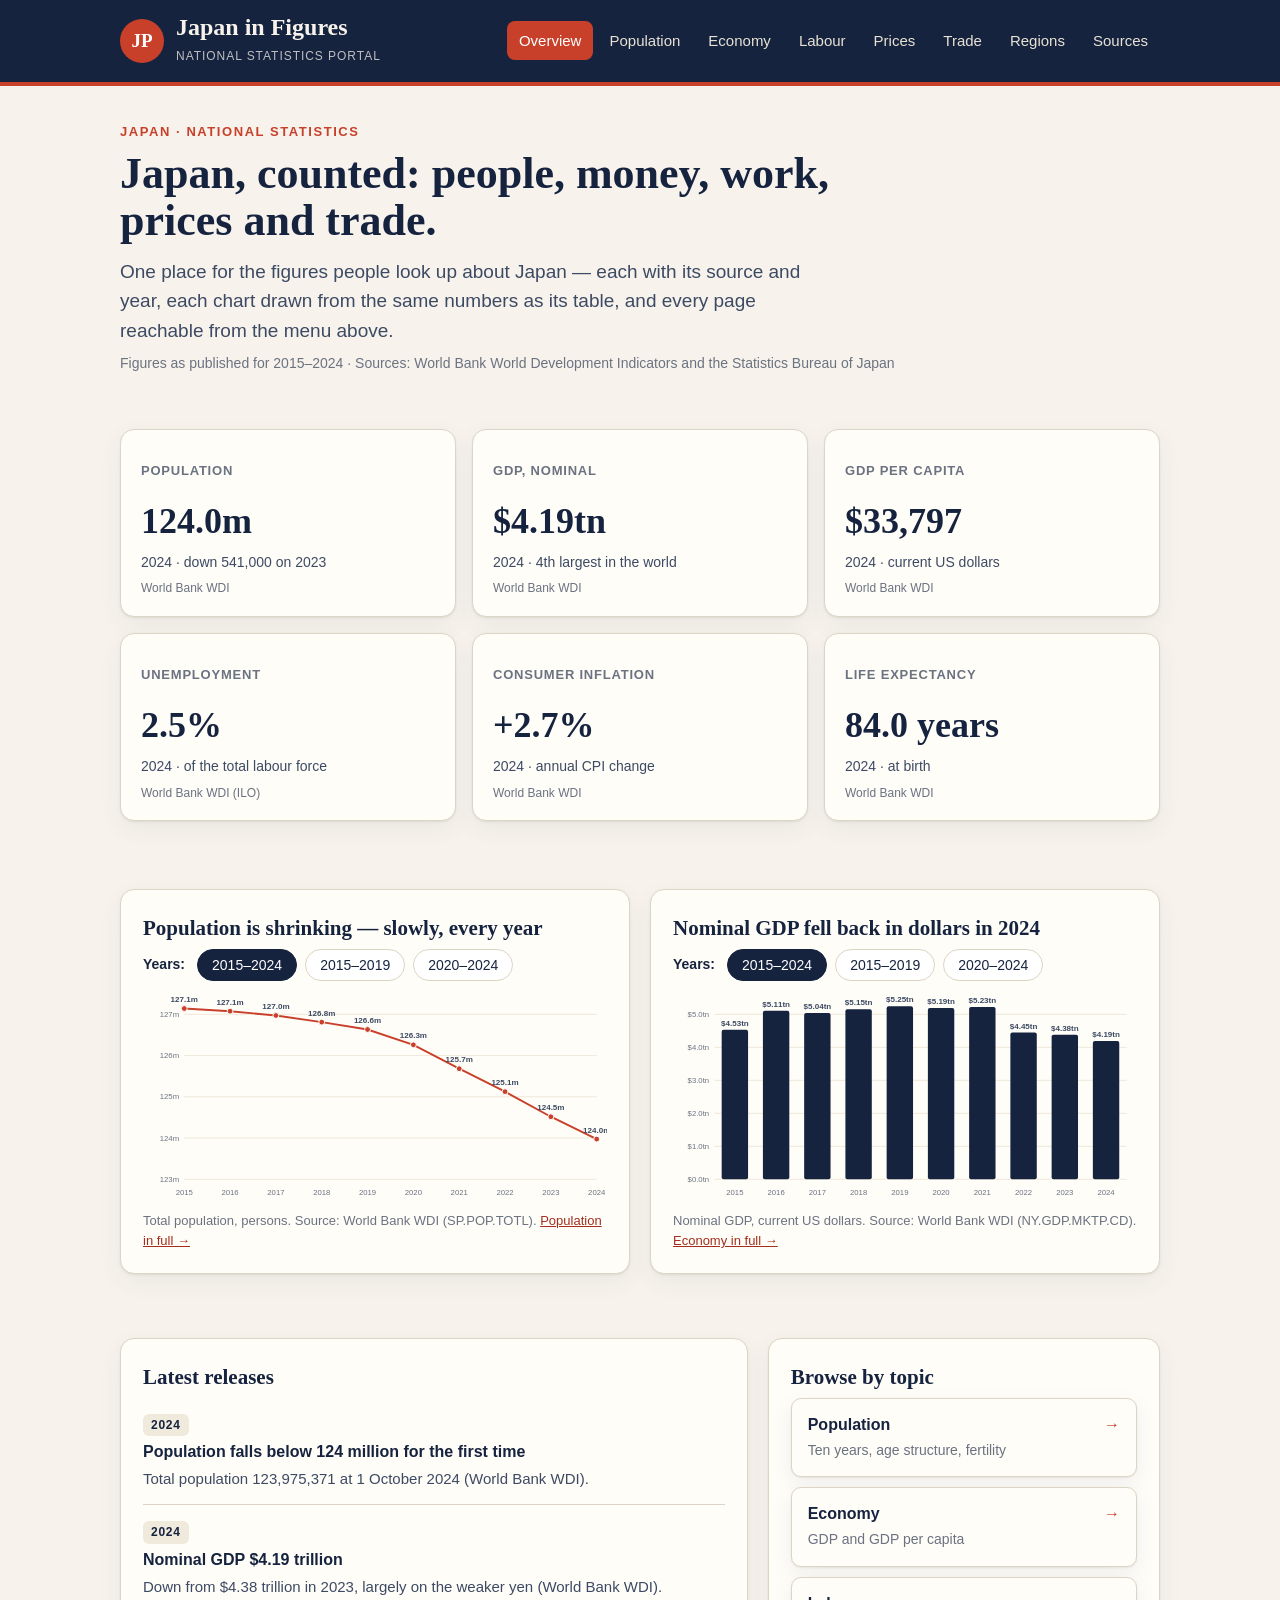
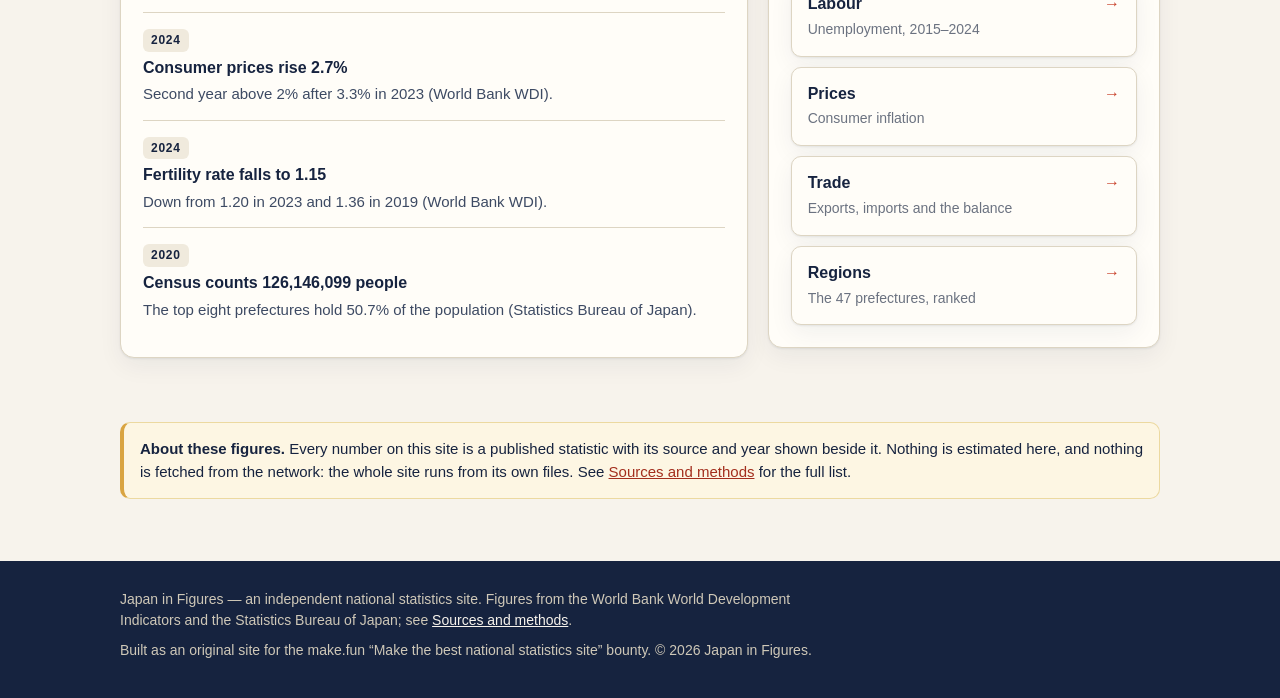
<file: app/index.html>
<!DOCTYPE html>
<html lang="en">
<head>
<meta charset="utf-8">
<meta name="viewport" content="width=device-width, initial-scale=1">
<title>Japan in Figures — National Statistics Portal</title>
<meta name="description" content="Population, economy, labour, prices, trade and regions of Japan, with real figures and their sources. Runs offline from static files.">
<link rel="stylesheet" href="style.css">
</head>
<body>
<header class="site-header">
  <div class="wrap">
    <a class="brand" href="index.html">
      <span class="brand-mark" aria-hidden="true">JP</span>
      <span>
        <span class="brand-name">Japan in Figures</span><br>
        <span class="brand-tag">National Statistics Portal</span>
      </span>
    </a>
    <button class="nav-toggle" id="nav-toggle" aria-expanded="false" aria-controls="site-nav">Menu</button>
    <nav class="site-nav" id="site-nav" aria-label="Sections">
      <ul>
        <li><a href="index.html">Overview</a></li>
        <li><a href="population.html">Population</a></li>
        <li><a href="economy.html">Economy</a></li>
        <li><a href="labour.html">Labour</a></li>
        <li><a href="prices.html">Prices</a></li>
        <li><a href="trade.html">Trade</a></li>
        <li><a href="regions.html">Regions</a></li>
        <li><a href="sources.html">Sources</a></li>
      </ul>
    </nav>
  </div>
</header>

<main>
  <div class="wrap">
    <section class="hero">
      <p class="eyebrow">Japan · National statistics</p>
      <h1>Japan, counted: people, money, work, prices and trade.</h1>
      <p class="lede">One place for the figures people look up about Japan — each with its
      source and year, each chart drawn from the same numbers as its table,
      and every page reachable from the menu above.</p>
      <p class="updated">Figures as published for 2015–2024 · Sources: World Bank World Development
      Indicators and the Statistics Bureau of Japan</p>
    </section>

    <section class="section" aria-label="Headline indicators">
      <div class="kpi-grid">
        <article class="kpi">
          <p class="kpi-label">Population</p>
          <p class="kpi-value">124.0m</p>
          <p class="kpi-note">2024 · down 541,000 on 2023</p>
          <p class="kpi-source">World Bank WDI</p>
        </article>
        <article class="kpi">
          <p class="kpi-label">GDP, nominal</p>
          <p class="kpi-value">$4.19tn</p>
          <p class="kpi-note">2024 · 4th largest in the world</p>
          <p class="kpi-source">World Bank WDI</p>
        </article>
        <article class="kpi">
          <p class="kpi-label">GDP per capita</p>
          <p class="kpi-value">$33,797</p>
          <p class="kpi-note">2024 · current US dollars</p>
          <p class="kpi-source">World Bank WDI</p>
        </article>
        <article class="kpi">
          <p class="kpi-label">Unemployment</p>
          <p class="kpi-value">2.5%</p>
          <p class="kpi-note">2024 · of the total labour force</p>
          <p class="kpi-source">World Bank WDI (ILO)</p>
        </article>
        <article class="kpi">
          <p class="kpi-label">Consumer inflation</p>
          <p class="kpi-value">+2.7%</p>
          <p class="kpi-note">2024 · annual CPI change</p>
          <p class="kpi-source">World Bank WDI</p>
        </article>
        <article class="kpi">
          <p class="kpi-label">Life expectancy</p>
          <p class="kpi-value">84.0 years</p>
          <p class="kpi-note">2024 · at birth</p>
          <p class="kpi-source">World Bank WDI</p>
        </article>
      </div>
    </section>

    <section class="section">
      <div class="two-col">
        <article class="card">
          <h3>Population is shrinking — slowly, every year</h3>
          <div class="controls" data-range-group data-chart="population-chart" data-series="population" data-kind="line">
            <span class="controls-label">Years:</span>
            <button class="chip" type="button" data-from="2015" data-to="2024" aria-pressed="true">2015–2024</button>
            <button class="chip" type="button" data-from="2015" data-to="2019" aria-pressed="false">2015–2019</button>
            <button class="chip" type="button" data-from="2020" data-to="2024" aria-pressed="false">2020–2024</button>
          </div>
          <div class="chart" id="population-chart" role="img" aria-label="Population of Japan, 2015 to 2024"></div>
          <p class="source-note">Total population, persons. Source: World Bank WDI (SP.POP.TOTL).
          <a href="population.html">Population in full →</a></p>
        </article>
        <article class="card">
          <h3>Nominal GDP fell back in dollars in 2024</h3>
          <div class="controls" data-range-group data-chart="gdp-chart" data-series="gdp" data-kind="bar">
            <span class="controls-label">Years:</span>
            <button class="chip" type="button" data-from="2015" data-to="2024" aria-pressed="true">2015–2024</button>
            <button class="chip" type="button" data-from="2015" data-to="2019" aria-pressed="false">2015–2019</button>
            <button class="chip" type="button" data-from="2020" data-to="2024" aria-pressed="false">2020–2024</button>
          </div>
          <div class="chart" id="gdp-chart" role="img" aria-label="Nominal GDP of Japan, 2015 to 2024"></div>
          <p class="source-note">Nominal GDP, current US dollars. Source: World Bank WDI (NY.GDP.MKTP.CD).
          <a href="economy.html">Economy in full →</a></p>
        </article>
      </div>
    </section>

    <section class="section">
      <div class="two-col-wide">
        <article class="card">
          <h3>Latest releases</h3>
          <ul class="release-list">
            <li>
              <span class="release-date">2024</span>
              <p class="release-title">Population falls below 124 million for the first time</p>
              <p class="release-detail">Total population 123,975,371 at 1 October 2024 (World Bank WDI).</p>
            </li>
            <li>
              <span class="release-date">2024</span>
              <p class="release-title">Nominal GDP $4.19 trillion</p>
              <p class="release-detail">Down from $4.38 trillion in 2023, largely on the weaker yen (World Bank WDI).</p>
            </li>
            <li>
              <span class="release-date">2024</span>
              <p class="release-title">Consumer prices rise 2.7%</p>
              <p class="release-detail">Second year above 2% after 3.3% in 2023 (World Bank WDI).</p>
            </li>
            <li>
              <span class="release-date">2024</span>
              <p class="release-title">Fertility rate falls to 1.15</p>
              <p class="release-detail">Down from 1.20 in 2023 and 1.36 in 2019 (World Bank WDI).</p>
            </li>
            <li>
              <span class="release-date">2020</span>
              <p class="release-title">Census counts 126,146,099 people</p>
              <p class="release-detail">The top eight prefectures hold 50.7% of the population (Statistics Bureau of Japan).</p>
            </li>
          </ul>
        </article>
        <article class="card">
          <h3>Browse by topic</h3>
          <ul class="link-list">
            <li><a href="population.html"><span><span class="link-title">Population</span><br><span class="link-desc">Ten years, age structure, fertility</span></span><span class="link-arrow">→</span></a></li>
            <li><a href="economy.html"><span><span class="link-title">Economy</span><br><span class="link-desc">GDP and GDP per capita</span></span><span class="link-arrow">→</span></a></li>
            <li><a href="labour.html"><span><span class="link-title">Labour</span><br><span class="link-desc">Unemployment, 2015–2024</span></span><span class="link-arrow">→</span></a></li>
            <li><a href="prices.html"><span><span class="link-title">Prices</span><br><span class="link-desc">Consumer inflation</span></span><span class="link-arrow">→</span></a></li>
            <li><a href="trade.html"><span><span class="link-title">Trade</span><br><span class="link-desc">Exports, imports and the balance</span></span><span class="link-arrow">→</span></a></li>
            <li><a href="regions.html"><span><span class="link-title">Regions</span><br><span class="link-desc">The 47 prefectures, ranked</span></span><span class="link-arrow">→</span></a></li>
          </ul>
        </article>
      </div>
    </section>

    <section class="section">
      <div class="note">
        <p><strong>About these figures.</strong> Every number on this site is a published
        statistic with its source and year shown beside it. Nothing is estimated
        here, and nothing is fetched from the network: the whole site runs from
        its own files. See <a href="sources.html">Sources and methods</a> for
        the full list.</p>
      </div>
    </section>
  </div>
</main>

<footer class="site-footer">
  <div class="wrap">
    <p>Japan in Figures — an independent national statistics site. Figures from the
    World Bank World Development Indicators and the Statistics Bureau of Japan;
    see <a href="sources.html">Sources and methods</a>.</p>
    <p>Built as an original site for the make.fun “Make the best national statistics
    site” bounty. © <span id="footer-year">2026</span> Japan in Figures.</p>
  </div>
</footer>

<script type="module" src="app.js"></script>
</body>
</html>
</file>
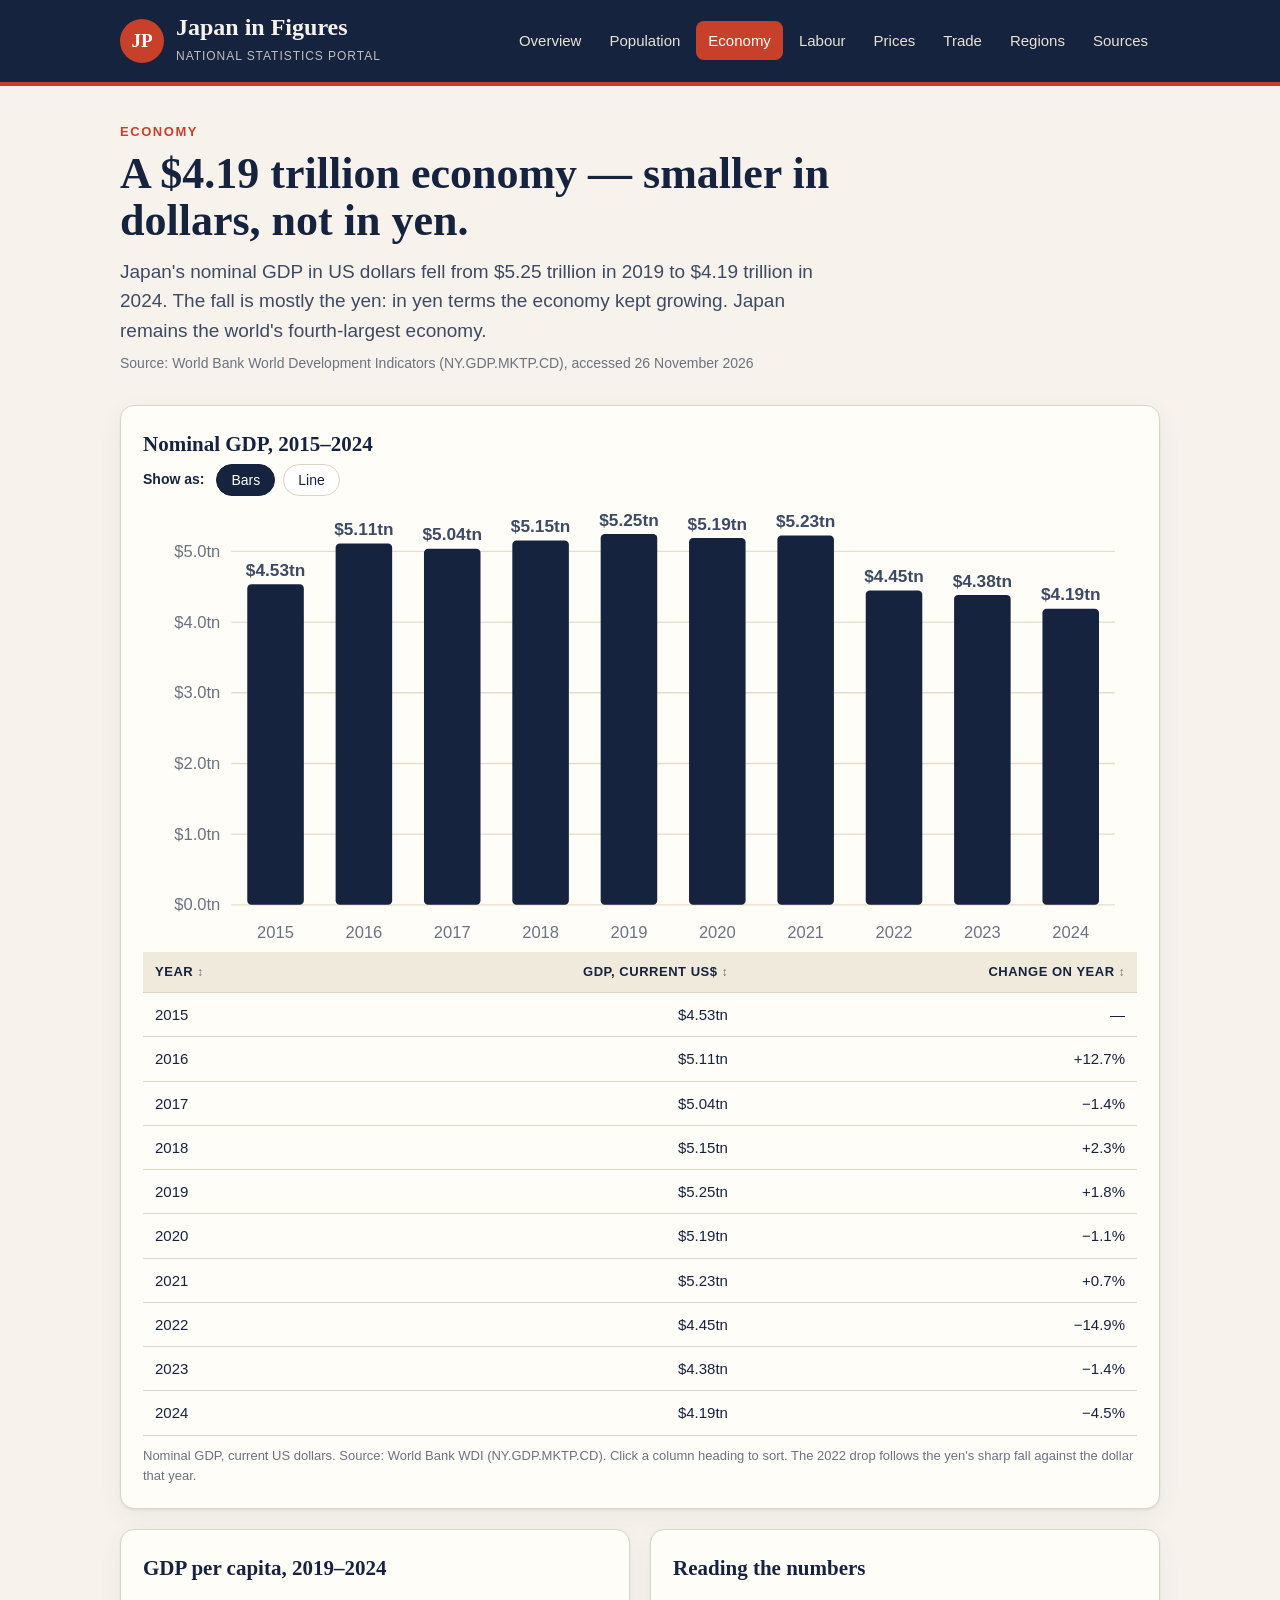
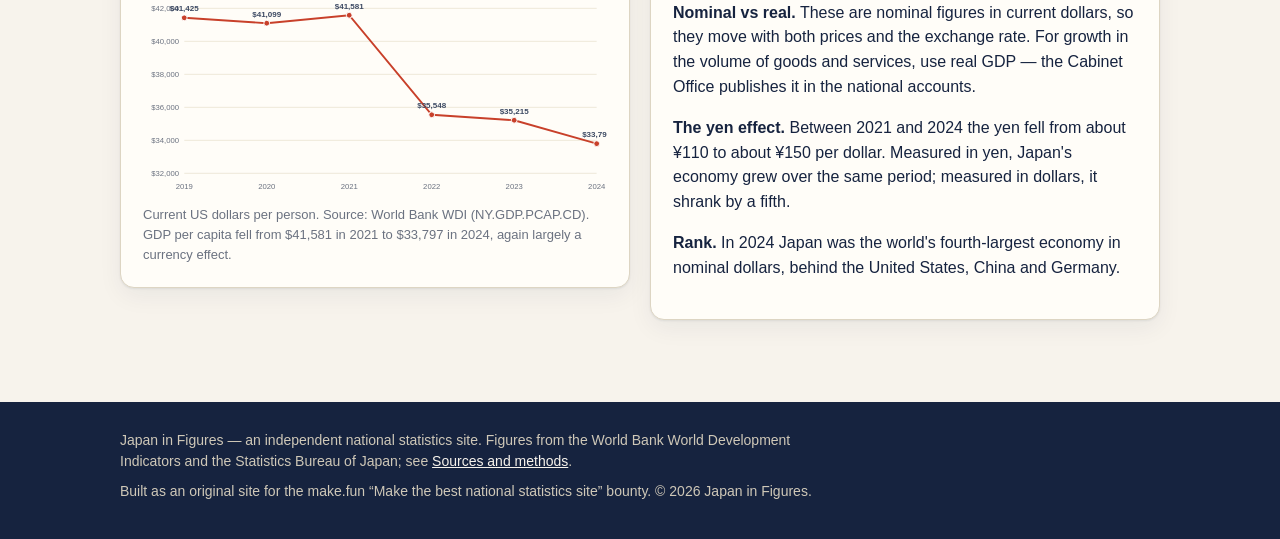
<file: app/economy.html>
<!DOCTYPE html>
<html lang="en">
<head>
<meta charset="utf-8">
<meta name="viewport" content="width=device-width, initial-scale=1">
<title>Economy — Japan in Figures</title>
<meta name="description" content="Japan's nominal GDP 2015–2024 and GDP per capita, with sources.">
<link rel="stylesheet" href="style.css">
</head>
<body>
<header class="site-header">
  <div class="wrap">
    <a class="brand" href="index.html">
      <span class="brand-mark" aria-hidden="true">JP</span>
      <span>
        <span class="brand-name">Japan in Figures</span><br>
        <span class="brand-tag">National Statistics Portal</span>
      </span>
    </a>
    <button class="nav-toggle" id="nav-toggle" aria-expanded="false" aria-controls="site-nav">Menu</button>
    <nav class="site-nav" id="site-nav" aria-label="Sections">
      <ul>
        <li><a href="index.html">Overview</a></li>
        <li><a href="population.html">Population</a></li>
        <li><a href="economy.html">Economy</a></li>
        <li><a href="labour.html">Labour</a></li>
        <li><a href="prices.html">Prices</a></li>
        <li><a href="trade.html">Trade</a></li>
        <li><a href="regions.html">Regions</a></li>
        <li><a href="sources.html">Sources</a></li>
      </ul>
    </nav>
  </div>
</header>

<main>
  <div class="wrap">
    <section class="hero">
      <p class="eyebrow">Economy</p>
      <h1>A $4.19 trillion economy — smaller in dollars, not in yen.</h1>
      <p class="lede">Japan's nominal GDP in US dollars fell from $5.25 trillion in 2019 to
      $4.19 trillion in 2024. The fall is mostly the yen: in yen terms the
      economy kept growing. Japan remains the world's fourth-largest economy.</p>
      <p class="updated">Source: World Bank World Development Indicators (NY.GDP.MKTP.CD), accessed 26 November 2026</p>
    </section>

    <section class="section">
      <article class="card">
        <h3>Nominal GDP, 2015–2024</h3>
        <div class="controls" data-chart-toggle data-chart="gdp-chart">
          <span class="controls-label">Show as:</span>
          <button class="chip" type="button" data-kind="bar" aria-pressed="true">Bars</button>
          <button class="chip" type="button" data-kind="line" aria-pressed="false">Line</button>
        </div>
        <div class="chart" id="gdp-chart" role="img" aria-label="Nominal GDP of Japan, 2015 to 2024"></div>
        <div class="table-scroll">
          <table data-sortable>
            <thead>
              <tr><th data-sort="0" data-type="number">Year</th><th class="number" data-sort="1" data-type="number">GDP, current US$</th><th class="number" data-sort="2" data-type="number">Change on year</th></tr>
            </thead>
            <tbody>
              <tr><td>2015</td><td class="number">$4.53tn</td><td class="number">—</td></tr>
              <tr><td>2016</td><td class="number">$5.11tn</td><td class="number">+12.7%</td></tr>
              <tr><td>2017</td><td class="number">$5.04tn</td><td class="number">−1.4%</td></tr>
              <tr><td>2018</td><td class="number">$5.15tn</td><td class="number">+2.3%</td></tr>
              <tr><td>2019</td><td class="number">$5.25tn</td><td class="number">+1.8%</td></tr>
              <tr><td>2020</td><td class="number">$5.19tn</td><td class="number">−1.1%</td></tr>
              <tr><td>2021</td><td class="number">$5.23tn</td><td class="number">+0.7%</td></tr>
              <tr><td>2022</td><td class="number">$4.45tn</td><td class="number">−14.9%</td></tr>
              <tr><td>2023</td><td class="number">$4.38tn</td><td class="number">−1.4%</td></tr>
              <tr><td>2024</td><td class="number">$4.19tn</td><td class="number">−4.5%</td></tr>
            </tbody>
          </table>
        </div>
        <p class="source-note">Nominal GDP, current US dollars. Source: World Bank WDI (NY.GDP.MKTP.CD).
        Click a column heading to sort. The 2022 drop follows the yen's sharp fall
        against the dollar that year.</p>
      </article>

      <div class="two-col">
        <article class="card">
          <h3>GDP per capita, 2019–2024</h3>
          <div class="chart" id="gdp-per-capita-chart" role="img" aria-label="GDP per capita, 2019 to 2024"></div>
          <p class="source-note">Current US dollars per person. Source: World Bank WDI
          (NY.GDP.PCAP.CD). GDP per capita fell from $41,581 in 2021 to $33,797
          in 2024, again largely a currency effect.</p>
        </article>
        <article class="card">
          <h3>Reading the numbers</h3>
          <p><strong>Nominal vs real.</strong> These are nominal figures in current
          dollars, so they move with both prices and the exchange rate. For
          growth in the volume of goods and services, use real GDP — the Cabinet
          Office publishes it in the national accounts.</p>
          <p><strong>The yen effect.</strong> Between 2021 and 2024 the yen fell from
          about ¥110 to about ¥150 per dollar. Measured in yen, Japan's economy
          grew over the same period; measured in dollars, it shrank by a fifth.</p>
          <p><strong>Rank.</strong> In 2024 Japan was the world's fourth-largest
          economy in nominal dollars, behind the United States, China and Germany.</p>
        </article>
      </div>
    </section>
  </div>
</main>

<footer class="site-footer">
  <div class="wrap">
    <p>Japan in Figures — an independent national statistics site. Figures from the
    World Bank World Development Indicators and the Statistics Bureau of Japan;
    see <a href="sources.html">Sources and methods</a>.</p>
    <p>Built as an original site for the make.fun “Make the best national statistics
    site” bounty. © <span id="footer-year">2026</span> Japan in Figures.</p>
  </div>
</footer>

<script type="module" src="app.js"></script>
</body>
</html>
</file>
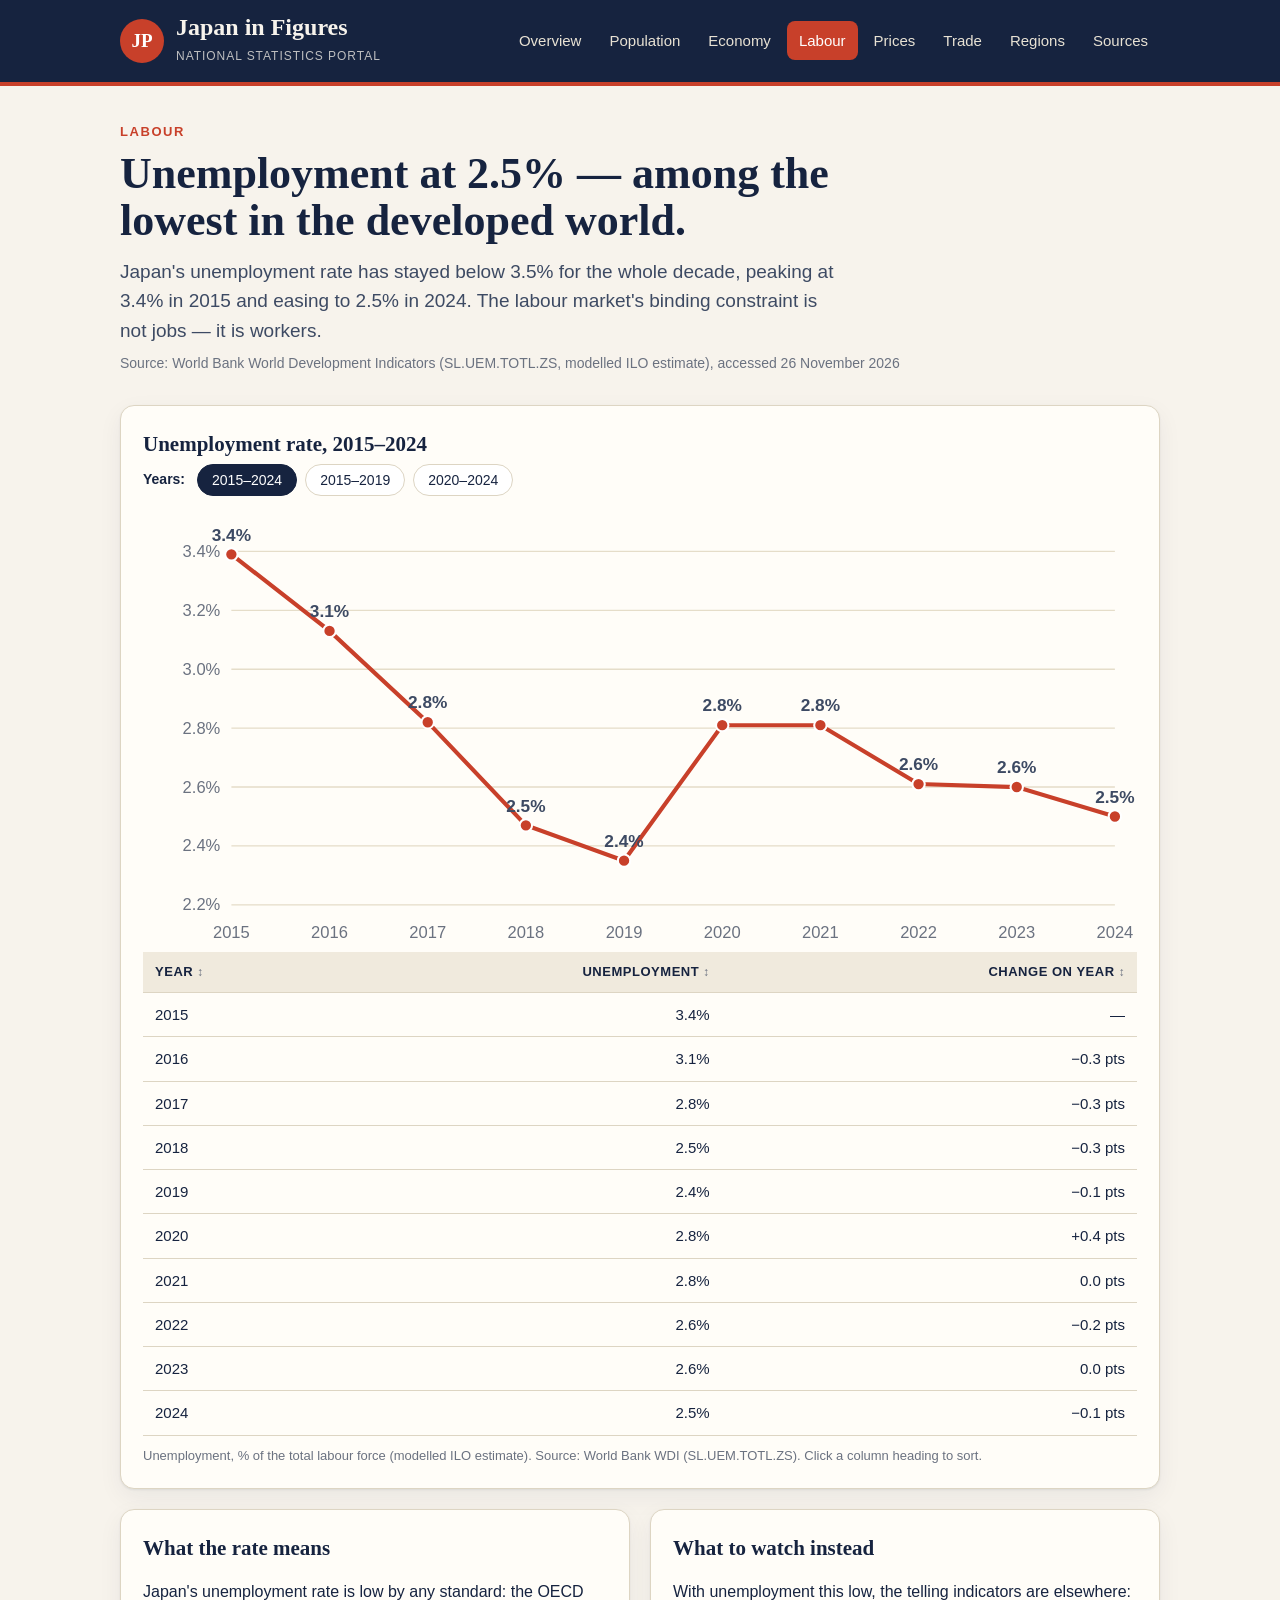
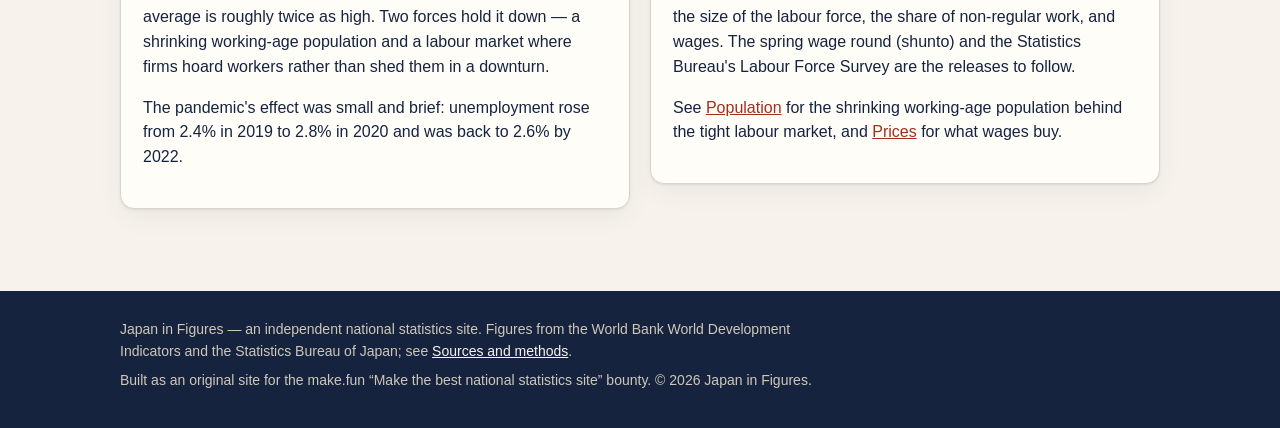
<file: app/labour.html>
<!DOCTYPE html>
<html lang="en">
<head>
<meta charset="utf-8">
<meta name="viewport" content="width=device-width, initial-scale=1">
<title>Labour — Japan in Figures</title>
<meta name="description" content="Japan's unemployment rate 2015–2024, with sources.">
<link rel="stylesheet" href="style.css">
</head>
<body>
<header class="site-header">
  <div class="wrap">
    <a class="brand" href="index.html">
      <span class="brand-mark" aria-hidden="true">JP</span>
      <span>
        <span class="brand-name">Japan in Figures</span><br>
        <span class="brand-tag">National Statistics Portal</span>
      </span>
    </a>
    <button class="nav-toggle" id="nav-toggle" aria-expanded="false" aria-controls="site-nav">Menu</button>
    <nav class="site-nav" id="site-nav" aria-label="Sections">
      <ul>
        <li><a href="index.html">Overview</a></li>
        <li><a href="population.html">Population</a></li>
        <li><a href="economy.html">Economy</a></li>
        <li><a href="labour.html">Labour</a></li>
        <li><a href="prices.html">Prices</a></li>
        <li><a href="trade.html">Trade</a></li>
        <li><a href="regions.html">Regions</a></li>
        <li><a href="sources.html">Sources</a></li>
      </ul>
    </nav>
  </div>
</header>

<main>
  <div class="wrap">
    <section class="hero">
      <p class="eyebrow">Labour</p>
      <h1>Unemployment at 2.5% — among the lowest in the developed world.</h1>
      <p class="lede">Japan's unemployment rate has stayed below 3.5% for the whole decade,
      peaking at 3.4% in 2015 and easing to 2.5% in 2024. The labour market's
      binding constraint is not jobs — it is workers.</p>
      <p class="updated">Source: World Bank World Development Indicators (SL.UEM.TOTL.ZS, modelled ILO estimate), accessed 26 November 2026</p>
    </section>

    <section class="section">
      <article class="card">
        <h3>Unemployment rate, 2015–2024</h3>
        <div class="controls" data-range-group data-chart="unemployment-chart" data-series="unemployment" data-kind="line">
          <span class="controls-label">Years:</span>
          <button class="chip" type="button" data-from="2015" data-to="2024" aria-pressed="true">2015–2024</button>
          <button class="chip" type="button" data-from="2015" data-to="2019" aria-pressed="false">2015–2019</button>
          <button class="chip" type="button" data-from="2020" data-to="2024" aria-pressed="false">2020–2024</button>
        </div>
        <div class="chart" id="unemployment-chart" role="img" aria-label="Unemployment rate, 2015 to 2024"></div>
        <div class="table-scroll">
          <table data-sortable>
            <thead>
              <tr><th data-sort="0" data-type="number">Year</th><th class="number" data-sort="1" data-type="number">Unemployment</th><th class="number" data-sort="2" data-type="number">Change on year</th></tr>
            </thead>
            <tbody>
              <tr><td>2015</td><td class="number">3.4%</td><td class="number">—</td></tr>
              <tr><td>2016</td><td class="number">3.1%</td><td class="number">−0.3 pts</td></tr>
              <tr><td>2017</td><td class="number">2.8%</td><td class="number">−0.3 pts</td></tr>
              <tr><td>2018</td><td class="number">2.5%</td><td class="number">−0.3 pts</td></tr>
              <tr><td>2019</td><td class="number">2.4%</td><td class="number">−0.1 pts</td></tr>
              <tr><td>2020</td><td class="number">2.8%</td><td class="number">+0.4 pts</td></tr>
              <tr><td>2021</td><td class="number">2.8%</td><td class="number">0.0 pts</td></tr>
              <tr><td>2022</td><td class="number">2.6%</td><td class="number">−0.2 pts</td></tr>
              <tr><td>2023</td><td class="number">2.6%</td><td class="number">0.0 pts</td></tr>
              <tr><td>2024</td><td class="number">2.5%</td><td class="number">−0.1 pts</td></tr>
            </tbody>
          </table>
        </div>
        <p class="source-note">Unemployment, % of the total labour force (modelled ILO estimate).
        Source: World Bank WDI (SL.UEM.TOTL.ZS). Click a column heading to sort.</p>
      </article>

      <div class="two-col">
        <article class="card">
          <h3>What the rate means</h3>
          <p>Japan's unemployment rate is low by any standard: the OECD average is
          roughly twice as high. Two forces hold it down — a shrinking working-age
          population and a labour market where firms hoard workers rather than
          shed them in a downturn.</p>
          <p>The pandemic's effect was small and brief: unemployment rose from 2.4%
          in 2019 to 2.8% in 2020 and was back to 2.6% by 2022.</p>
        </article>
        <article class="card">
          <h3>What to watch instead</h3>
          <p>With unemployment this low, the telling indicators are elsewhere:
          the size of the labour force, the share of non-regular work, and wages.
          The spring wage round (shunto) and the Statistics Bureau's Labour Force
          Survey are the releases to follow.</p>
          <p>See <a href="population.html">Population</a> for the shrinking
          working-age population behind the tight labour market, and
          <a href="prices.html">Prices</a> for what wages buy.</p>
        </article>
      </div>
    </section>
  </div>
</main>

<footer class="site-footer">
  <div class="wrap">
    <p>Japan in Figures — an independent national statistics site. Figures from the
    World Bank World Development Indicators and the Statistics Bureau of Japan;
    see <a href="sources.html">Sources and methods</a>.</p>
    <p>Built as an original site for the make.fun “Make the best national statistics
    site” bounty. © <span id="footer-year">2026</span> Japan in Figures.</p>
  </div>
</footer>

<script type="module" src="app.js"></script>
</body>
</html>
</file>
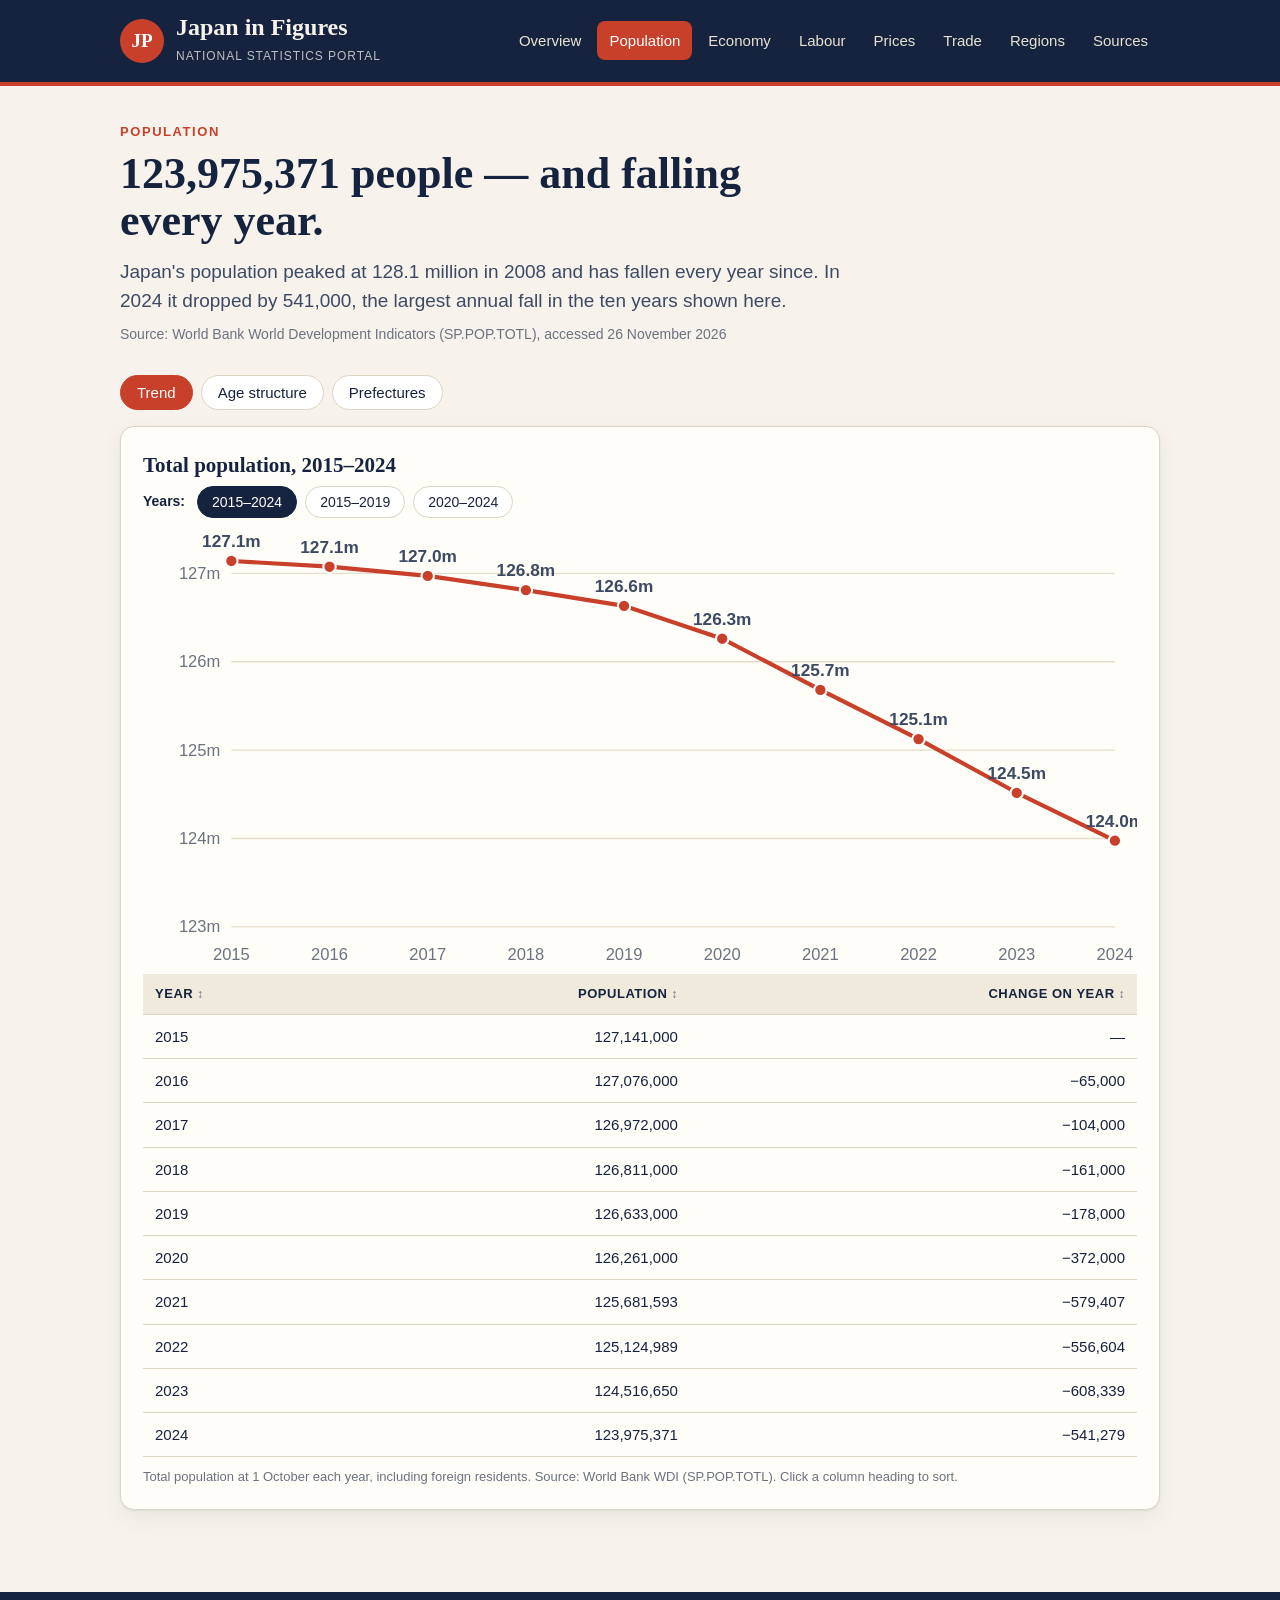
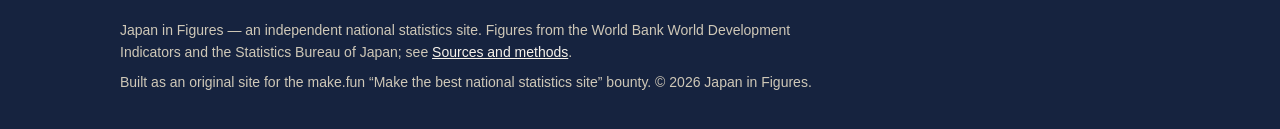
<file: app/population.html>
<!DOCTYPE html>
<html lang="en">
<head>
<meta charset="utf-8">
<meta name="viewport" content="width=device-width, initial-scale=1">
<title>Population — Japan in Figures</title>
<meta name="description" content="Japan's population 2015–2024, age structure, fertility and life expectancy, and the largest prefectures.">
<link rel="stylesheet" href="style.css">
</head>
<body>
<header class="site-header">
  <div class="wrap">
    <a class="brand" href="index.html">
      <span class="brand-mark" aria-hidden="true">JP</span>
      <span>
        <span class="brand-name">Japan in Figures</span><br>
        <span class="brand-tag">National Statistics Portal</span>
      </span>
    </a>
    <button class="nav-toggle" id="nav-toggle" aria-expanded="false" aria-controls="site-nav">Menu</button>
    <nav class="site-nav" id="site-nav" aria-label="Sections">
      <ul>
        <li><a href="index.html">Overview</a></li>
        <li><a href="population.html">Population</a></li>
        <li><a href="economy.html">Economy</a></li>
        <li><a href="labour.html">Labour</a></li>
        <li><a href="prices.html">Prices</a></li>
        <li><a href="trade.html">Trade</a></li>
        <li><a href="regions.html">Regions</a></li>
        <li><a href="sources.html">Sources</a></li>
      </ul>
    </nav>
  </div>
</header>

<main>
  <div class="wrap">
    <section class="hero">
      <p class="eyebrow">Population</p>
      <h1>123,975,371 people — and falling every year.</h1>
      <p class="lede">Japan's population peaked at 128.1 million in 2008 and has fallen every
      year since. In 2024 it dropped by 541,000, the largest annual fall in the
      ten years shown here.</p>
      <p class="updated">Source: World Bank World Development Indicators (SP.POP.TOTL), accessed 26 November 2026</p>
    </section>

    <section class="section">
      <div class="tabs" data-tabs>
        <div role="tablist" aria-label="Population views">
          <button class="tab" type="button" role="tab" aria-selected="true" aria-controls="panel-trend" id="tab-trend">Trend</button>
          <button class="tab" type="button" role="tab" aria-selected="false" aria-controls="panel-age" id="tab-age">Age structure</button>
          <button class="tab" type="button" role="tab" aria-selected="false" aria-controls="panel-prefectures" id="tab-prefectures">Prefectures</button>
        </div>

        <div role="tabpanel" id="panel-trend" aria-labelledby="tab-trend">
          <article class="card">
            <h3>Total population, 2015–2024</h3>
            <div class="controls" data-range-group data-chart="population-chart" data-series="population" data-kind="line">
              <span class="controls-label">Years:</span>
              <button class="chip" type="button" data-from="2015" data-to="2024" aria-pressed="true">2015–2024</button>
              <button class="chip" type="button" data-from="2015" data-to="2019" aria-pressed="false">2015–2019</button>
              <button class="chip" type="button" data-from="2020" data-to="2024" aria-pressed="false">2020–2024</button>
            </div>
            <div class="chart" id="population-chart" role="img" aria-label="Population of Japan, 2015 to 2024"></div>
            <div class="table-scroll">
              <table data-sortable>
                <thead>
                  <tr><th data-sort="0" data-type="number">Year</th><th class="number" data-sort="1" data-type="number">Population</th><th class="number" data-sort="2" data-type="number">Change on year</th></tr>
                </thead>
                <tbody>
                  <tr><td>2015</td><td class="number">127,141,000</td><td class="number">—</td></tr>
                  <tr><td>2016</td><td class="number">127,076,000</td><td class="number">−65,000</td></tr>
                  <tr><td>2017</td><td class="number">126,972,000</td><td class="number">−104,000</td></tr>
                  <tr><td>2018</td><td class="number">126,811,000</td><td class="number">−161,000</td></tr>
                  <tr><td>2019</td><td class="number">126,633,000</td><td class="number">−178,000</td></tr>
                  <tr><td>2020</td><td class="number">126,261,000</td><td class="number">−372,000</td></tr>
                  <tr><td>2021</td><td class="number">125,681,593</td><td class="number">−579,407</td></tr>
                  <tr><td>2022</td><td class="number">125,124,989</td><td class="number">−556,604</td></tr>
                  <tr><td>2023</td><td class="number">124,516,650</td><td class="number">−608,339</td></tr>
                  <tr><td>2024</td><td class="number">123,975,371</td><td class="number">−541,279</td></tr>
                </tbody>
              </table>
            </div>
            <p class="source-note">Total population at 1 October each year, including foreign residents.
            Source: World Bank WDI (SP.POP.TOTL). Click a column heading to sort.</p>
          </article>
        </div>

        <div role="tabpanel" id="panel-age" aria-labelledby="tab-age" hidden>
          <div class="two-col">
            <article class="card">
              <h3>Age structure, 2024</h3>
              <div class="chart" id="age-donut" role="img" aria-label="Age structure of Japan's population, 2024"></div>
              <ul class="legend">
                <li><span class="swatch" style="background:#c8402a"></span>Aged 0–14: 11.4%</li>
                <li><span class="swatch" style="background:#16233f"></span>Aged 15–64: 58.8%</li>
                <li><span class="swatch" style="background:#d9a441"></span>Aged 65+: 29.8%</li>
              </ul>
              <p class="source-note">Shares of total population. Source: World Bank WDI
              (SP.POP.0014.TO.ZS, SP.POP.65UP.TO.ZS).</p>
            </article>
            <article class="card">
              <h3>An ageing country</h3>
              <p>Nearly three in ten people in Japan are 65 or older — the highest share
              of any large country. The share has risen every year shown: 28.6% in
              2019, 29.8% in 2024.</p>
              <p>Children are the mirror image: the 0–14 share fell from 12.4% in 2019
              to 11.4% in 2024, as the fertility rate fell from 1.36 to 1.15 births
              per woman.</p>
              <p>Life expectancy remains among the world's highest at 84.0 years in 2024.</p>
              <div class="chart" id="fertility-chart" role="img" aria-label="Total fertility rate, 2019 to 2024"></div>
              <p class="source-note">Total fertility rate, births per woman. Source: World Bank WDI
              (SP.DYN.TFRT.IN).</p>
            </article>
          </div>
        </div>

        <div role="tabpanel" id="panel-prefectures" aria-labelledby="tab-prefectures" hidden>
          <article class="card">
            <h3>Largest prefectures, 2020 census</h3>
            <p>The top eight prefectures hold 50.7% of the country. Tokyo alone holds
            11.1% — and it was the only one of the ten largest to grow between the
            2015 and 2020 censuses.</p>
            <div class="table-scroll">
              <table data-sortable>
                <thead>
                  <tr><th data-sort="0" data-type="number">Rank</th><th data-sort="1">Prefecture</th><th class="number" data-sort="2" data-type="number">Population</th><th class="number" data-sort="3" data-type="number">Share</th></tr>
                </thead>
                <tbody>
                  <tr><td>1</td><td>Tokyo</td><td class="number">14,047,594</td><td class="number">11.1%</td></tr>
                  <tr><td>2</td><td>Kanagawa</td><td class="number">9,237,337</td><td class="number">7.3%</td></tr>
                  <tr><td>3</td><td>Osaka</td><td class="number">8,837,685</td><td class="number">7.0%</td></tr>
                  <tr><td>4</td><td>Aichi</td><td class="number">7,542,415</td><td class="number">6.0%</td></tr>
                  <tr><td>5</td><td>Saitama</td><td class="number">7,344,765</td><td class="number">5.8%</td></tr>
                  <tr><td>6</td><td>Chiba</td><td class="number">6,284,480</td><td class="number">5.0%</td></tr>
                  <tr><td>7</td><td>Hyogo</td><td class="number">5,465,002</td><td class="number">4.3%</td></tr>
                  <tr><td>8</td><td>Hokkaido</td><td class="number">5,224,614</td><td class="number">4.1%</td></tr>
                  <tr><td>9</td><td>Fukuoka</td><td class="number">5,135,214</td><td class="number">4.1%</td></tr>
                  <tr><td>10</td><td>Shizuoka</td><td class="number">3,633,202</td><td class="number">2.9%</td></tr>
                </tbody>
              </table>
            </div>
            <p class="source-note">2020 Population Census, 1 October 2020. National total 126,146,099.
            Source: Statistics Bureau of Japan. Click a column heading to sort.
            <a href="regions.html">All regions →</a></p>
          </article>
        </div>
      </div>
    </section>
  </div>
</main>

<footer class="site-footer">
  <div class="wrap">
    <p>Japan in Figures — an independent national statistics site. Figures from the
    World Bank World Development Indicators and the Statistics Bureau of Japan;
    see <a href="sources.html">Sources and methods</a>.</p>
    <p>Built as an original site for the make.fun “Make the best national statistics
    site” bounty. © <span id="footer-year">2026</span> Japan in Figures.</p>
  </div>
</footer>

<script type="module" src="app.js"></script>
</body>
</html>
</file>
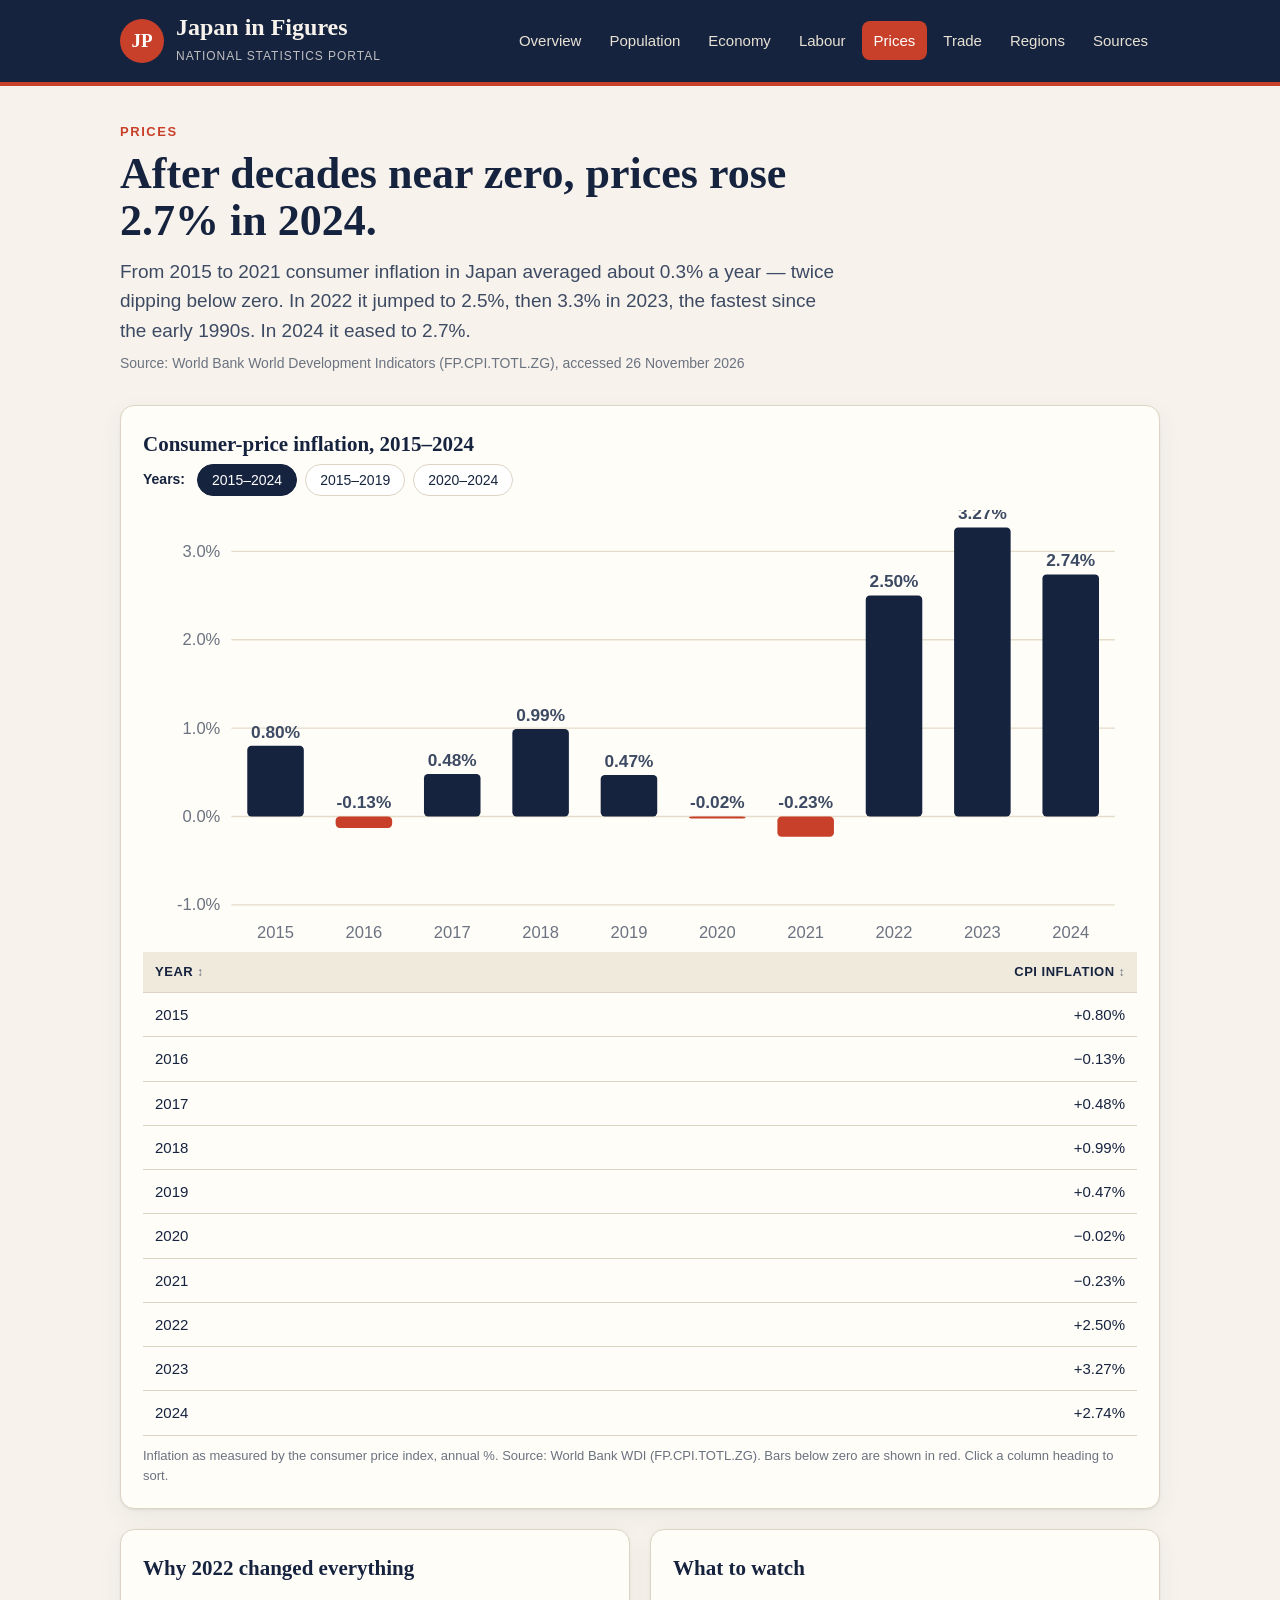
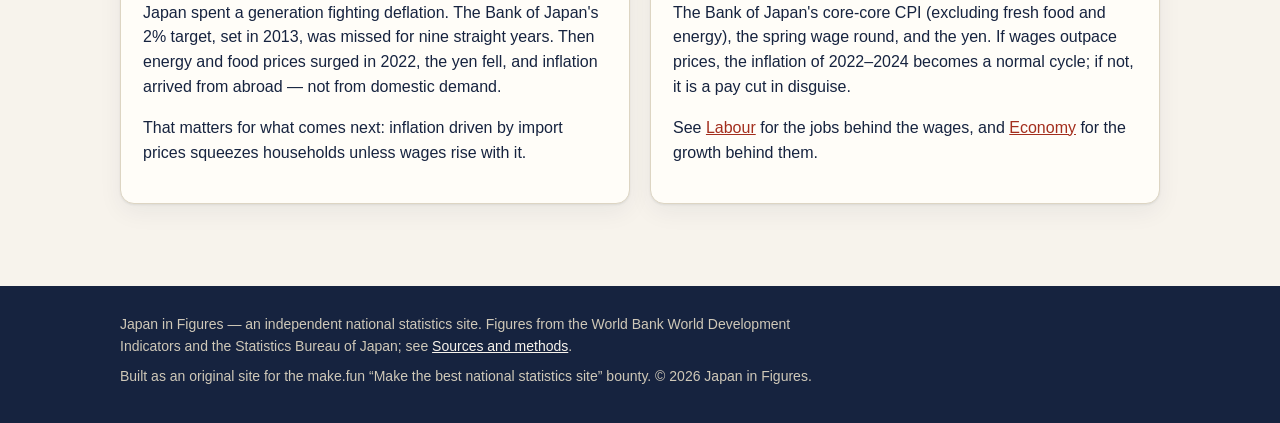
<file: app/prices.html>
<!DOCTYPE html>
<html lang="en">
<head>
<meta charset="utf-8">
<meta name="viewport" content="width=device-width, initial-scale=1">
<title>Prices — Japan in Figures</title>
<meta name="description" content="Japan's consumer-price inflation 2015–2024, with sources.">
<link rel="stylesheet" href="style.css">
</head>
<body>
<header class="site-header">
  <div class="wrap">
    <a class="brand" href="index.html">
      <span class="brand-mark" aria-hidden="true">JP</span>
      <span>
        <span class="brand-name">Japan in Figures</span><br>
        <span class="brand-tag">National Statistics Portal</span>
      </span>
    </a>
    <button class="nav-toggle" id="nav-toggle" aria-expanded="false" aria-controls="site-nav">Menu</button>
    <nav class="site-nav" id="site-nav" aria-label="Sections">
      <ul>
        <li><a href="index.html">Overview</a></li>
        <li><a href="population.html">Population</a></li>
        <li><a href="economy.html">Economy</a></li>
        <li><a href="labour.html">Labour</a></li>
        <li><a href="prices.html">Prices</a></li>
        <li><a href="trade.html">Trade</a></li>
        <li><a href="regions.html">Regions</a></li>
        <li><a href="sources.html">Sources</a></li>
      </ul>
    </nav>
  </div>
</header>

<main>
  <div class="wrap">
    <section class="hero">
      <p class="eyebrow">Prices</p>
      <h1>After decades near zero, prices rose 2.7% in 2024.</h1>
      <p class="lede">From 2015 to 2021 consumer inflation in Japan averaged about 0.3% a
      year — twice dipping below zero. In 2022 it jumped to 2.5%, then 3.3%
      in 2023, the fastest since the early 1990s. In 2024 it eased to 2.7%.</p>
      <p class="updated">Source: World Bank World Development Indicators (FP.CPI.TOTL.ZG), accessed 26 November 2026</p>
    </section>

    <section class="section">
      <article class="card">
        <h3>Consumer-price inflation, 2015–2024</h3>
        <div class="controls" data-range-group data-chart="cpi-chart" data-series="cpi" data-kind="bar">
          <span class="controls-label">Years:</span>
          <button class="chip" type="button" data-from="2015" data-to="2024" aria-pressed="true">2015–2024</button>
          <button class="chip" type="button" data-from="2015" data-to="2019" aria-pressed="false">2015–2019</button>
          <button class="chip" type="button" data-from="2020" data-to="2024" aria-pressed="false">2020–2024</button>
        </div>
        <div class="chart" id="cpi-chart" role="img" aria-label="Consumer-price inflation, 2015 to 2024"></div>
        <div class="table-scroll">
          <table data-sortable>
            <thead>
              <tr><th data-sort="0" data-type="number">Year</th><th class="number" data-sort="1" data-type="number">CPI inflation</th></tr>
            </thead>
            <tbody>
              <tr><td>2015</td><td class="number">+0.80%</td></tr>
              <tr><td>2016</td><td class="number">−0.13%</td></tr>
              <tr><td>2017</td><td class="number">+0.48%</td></tr>
              <tr><td>2018</td><td class="number">+0.99%</td></tr>
              <tr><td>2019</td><td class="number">+0.47%</td></tr>
              <tr><td>2020</td><td class="number">−0.02%</td></tr>
              <tr><td>2021</td><td class="number">−0.23%</td></tr>
              <tr><td>2022</td><td class="number">+2.50%</td></tr>
              <tr><td>2023</td><td class="number">+3.27%</td></tr>
              <tr><td>2024</td><td class="number">+2.74%</td></tr>
            </tbody>
          </table>
        </div>
        <p class="source-note">Inflation as measured by the consumer price index, annual %.
        Source: World Bank WDI (FP.CPI.TOTL.ZG). Bars below zero are shown in red.
        Click a column heading to sort.</p>
      </article>

      <div class="two-col">
        <article class="card">
          <h3>Why 2022 changed everything</h3>
          <p>Japan spent a generation fighting deflation. The Bank of Japan's 2%
          target, set in 2013, was missed for nine straight years. Then energy
          and food prices surged in 2022, the yen fell, and inflation arrived
          from abroad — not from domestic demand.</p>
          <p>That matters for what comes next: inflation driven by import prices
          squeezes households unless wages rise with it.</p>
        </article>
        <article class="card">
          <h3>What to watch</h3>
          <p>The Bank of Japan's core-core CPI (excluding fresh food and energy),
          the spring wage round, and the yen. If wages outpace prices, the
          inflation of 2022–2024 becomes a normal cycle; if not, it is a
          pay cut in disguise.</p>
          <p>See <a href="labour.html">Labour</a> for the jobs behind the wages,
          and <a href="economy.html">Economy</a> for the growth behind them.</p>
        </article>
      </div>
    </section>
  </div>
</main>

<footer class="site-footer">
  <div class="wrap">
    <p>Japan in Figures — an independent national statistics site. Figures from the
    World Bank World Development Indicators and the Statistics Bureau of Japan;
    see <a href="sources.html">Sources and methods</a>.</p>
    <p>Built as an original site for the make.fun “Make the best national statistics
    site” bounty. © <span id="footer-year">2026</span> Japan in Figures.</p>
  </div>
</footer>

<script type="module" src="app.js"></script>
</body>
</html>
</file>
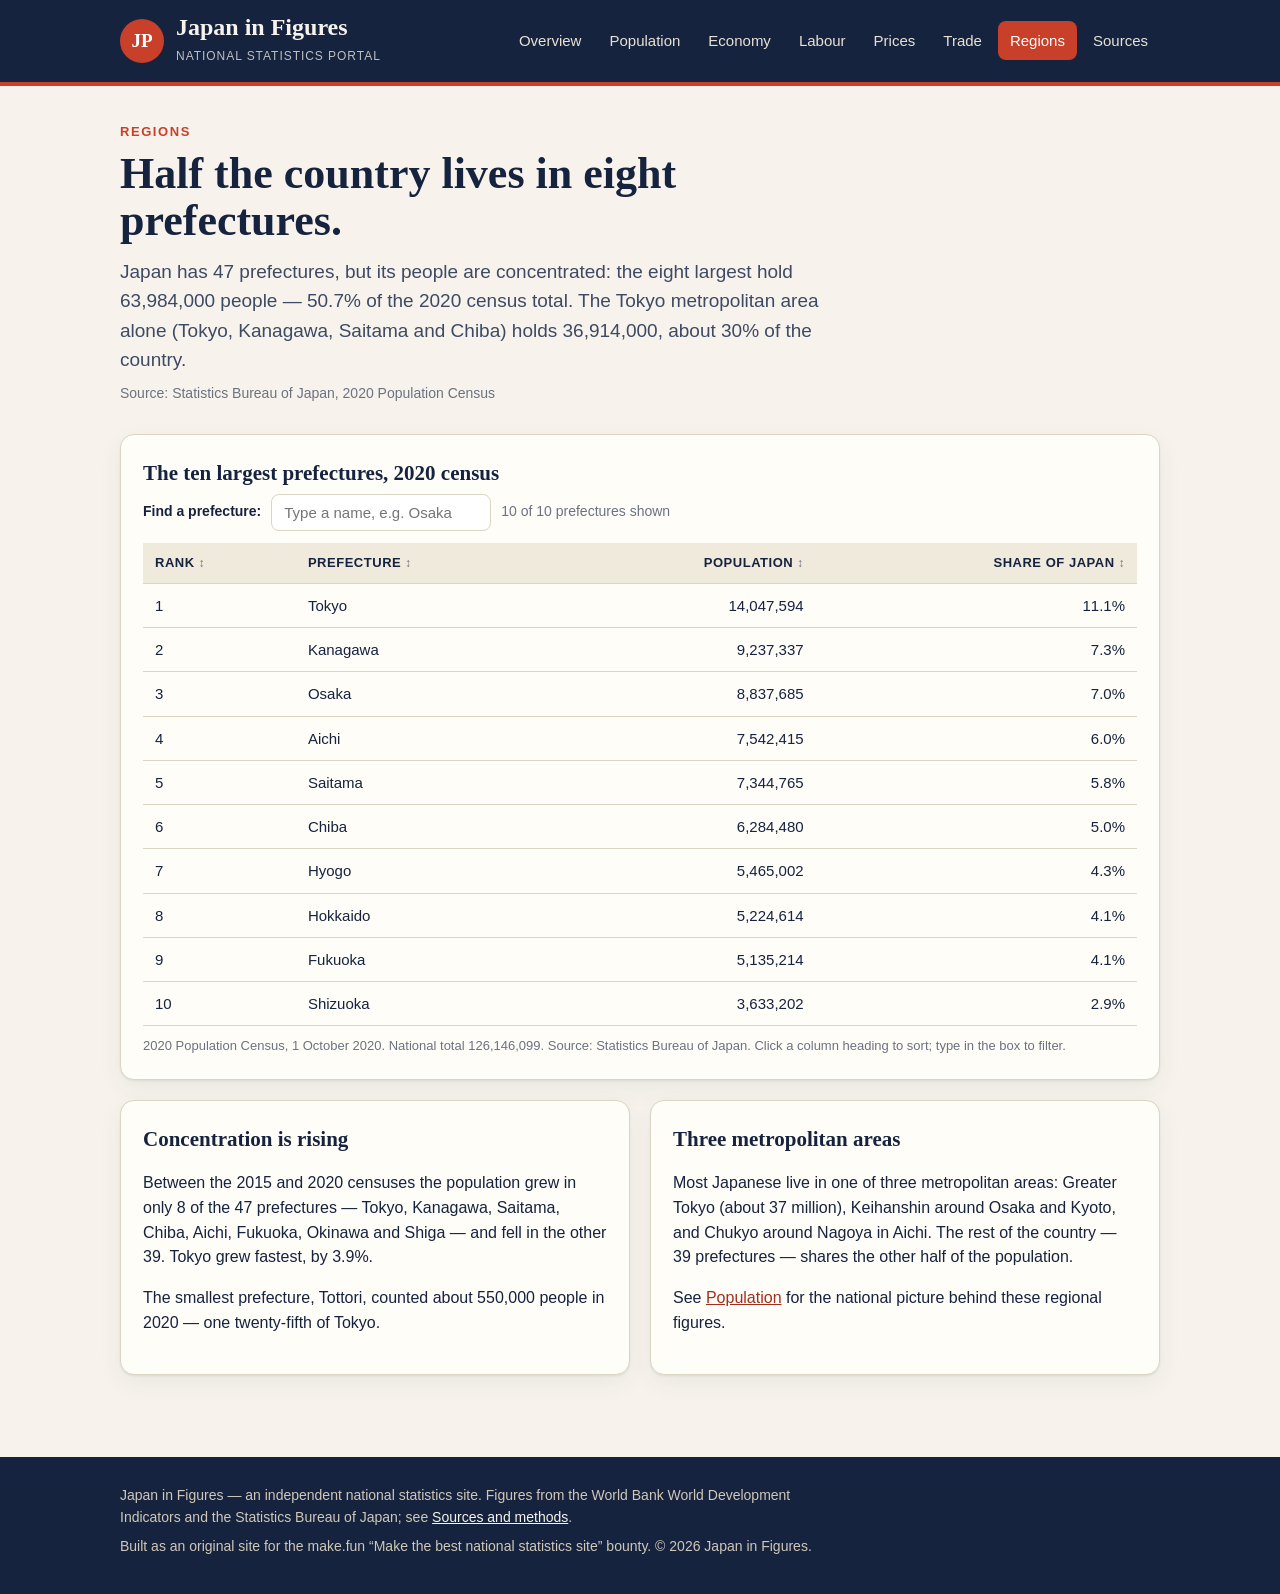
<file: app/regions.html>
<!DOCTYPE html>
<html lang="en">
<head>
<meta charset="utf-8">
<meta name="viewport" content="width=device-width, initial-scale=1">
<title>Regions — Japan in Figures</title>
<meta name="description" content="Japan's largest prefectures by population, 2020 census, with sources.">
<link rel="stylesheet" href="style.css">
</head>
<body>
<header class="site-header">
  <div class="wrap">
    <a class="brand" href="index.html">
      <span class="brand-mark" aria-hidden="true">JP</span>
      <span>
        <span class="brand-name">Japan in Figures</span><br>
        <span class="brand-tag">National Statistics Portal</span>
      </span>
    </a>
    <button class="nav-toggle" id="nav-toggle" aria-expanded="false" aria-controls="site-nav">Menu</button>
    <nav class="site-nav" id="site-nav" aria-label="Sections">
      <ul>
        <li><a href="index.html">Overview</a></li>
        <li><a href="population.html">Population</a></li>
        <li><a href="economy.html">Economy</a></li>
        <li><a href="labour.html">Labour</a></li>
        <li><a href="prices.html">Prices</a></li>
        <li><a href="trade.html">Trade</a></li>
        <li><a href="regions.html">Regions</a></li>
        <li><a href="sources.html">Sources</a></li>
      </ul>
    </nav>
  </div>
</header>

<main>
  <div class="wrap">
    <section class="hero">
      <p class="eyebrow">Regions</p>
      <h1>Half the country lives in eight prefectures.</h1>
      <p class="lede">Japan has 47 prefectures, but its people are concentrated: the eight
      largest hold 63,984,000 people — 50.7% of the 2020 census total. The
      Tokyo metropolitan area alone (Tokyo, Kanagawa, Saitama and Chiba) holds
      36,914,000, about 30% of the country.</p>
      <p class="updated">Source: Statistics Bureau of Japan, 2020 Population Census</p>
    </section>

    <section class="section">
      <article class="card">
        <h3>The ten largest prefectures, 2020 census</h3>
        <div class="filter-box">
          <label for="prefecture-filter">Find a prefecture:</label>
          <input type="search" id="prefecture-filter" placeholder="Type a name, e.g. Osaka" autocomplete="off">
          <span class="filter-count" id="prefecture-count">10 of 10 prefectures shown</span>
        </div>
        <div class="table-scroll">
          <table data-sortable id="prefecture-table">
            <thead>
              <tr><th data-sort="0" data-type="number">Rank</th><th data-sort="1">Prefecture</th><th class="number" data-sort="2" data-type="number">Population</th><th class="number" data-sort="3" data-type="number">Share of Japan</th></tr>
            </thead>
            <tbody>
              <tr><td>1</td><td>Tokyo</td><td class="number">14,047,594</td><td class="number">11.1%</td></tr>
              <tr><td>2</td><td>Kanagawa</td><td class="number">9,237,337</td><td class="number">7.3%</td></tr>
              <tr><td>3</td><td>Osaka</td><td class="number">8,837,685</td><td class="number">7.0%</td></tr>
              <tr><td>4</td><td>Aichi</td><td class="number">7,542,415</td><td class="number">6.0%</td></tr>
              <tr><td>5</td><td>Saitama</td><td class="number">7,344,765</td><td class="number">5.8%</td></tr>
              <tr><td>6</td><td>Chiba</td><td class="number">6,284,480</td><td class="number">5.0%</td></tr>
              <tr><td>7</td><td>Hyogo</td><td class="number">5,465,002</td><td class="number">4.3%</td></tr>
              <tr><td>8</td><td>Hokkaido</td><td class="number">5,224,614</td><td class="number">4.1%</td></tr>
              <tr><td>9</td><td>Fukuoka</td><td class="number">5,135,214</td><td class="number">4.1%</td></tr>
              <tr><td>10</td><td>Shizuoka</td><td class="number">3,633,202</td><td class="number">2.9%</td></tr>
            </tbody>
          </table>
        </div>
        <p class="source-note">2020 Population Census, 1 October 2020. National total 126,146,099.
        Source: Statistics Bureau of Japan. Click a column heading to sort; type
        in the box to filter.</p>
      </article>

      <div class="two-col">
        <article class="card">
          <h3>Concentration is rising</h3>
          <p>Between the 2015 and 2020 censuses the population grew in only 8 of
          the 47 prefectures — Tokyo, Kanagawa, Saitama, Chiba, Aichi, Fukuoka,
          Okinawa and Shiga — and fell in the other 39. Tokyo grew fastest, by
          3.9%.</p>
          <p>The smallest prefecture, Tottori, counted about 550,000 people in
          2020 — one twenty-fifth of Tokyo.</p>
        </article>
        <article class="card">
          <h3>Three metropolitan areas</h3>
          <p>Most Japanese live in one of three metropolitan areas: Greater Tokyo
          (about 37 million), Keihanshin around Osaka and Kyoto, and Chukyo
          around Nagoya in Aichi. The rest of the country — 39 prefectures —
          shares the other half of the population.</p>
          <p>See <a href="population.html">Population</a> for the national picture
          behind these regional figures.</p>
        </article>
      </div>
    </section>
  </div>
</main>

<footer class="site-footer">
  <div class="wrap">
    <p>Japan in Figures — an independent national statistics site. Figures from the
    World Bank World Development Indicators and the Statistics Bureau of Japan;
    see <a href="sources.html">Sources and methods</a>.</p>
    <p>Built as an original site for the make.fun “Make the best national statistics
    site” bounty. © <span id="footer-year">2026</span> Japan in Figures.</p>
  </div>
</footer>

<script type="module" src="app.js"></script>
</body>
</html>
</file>
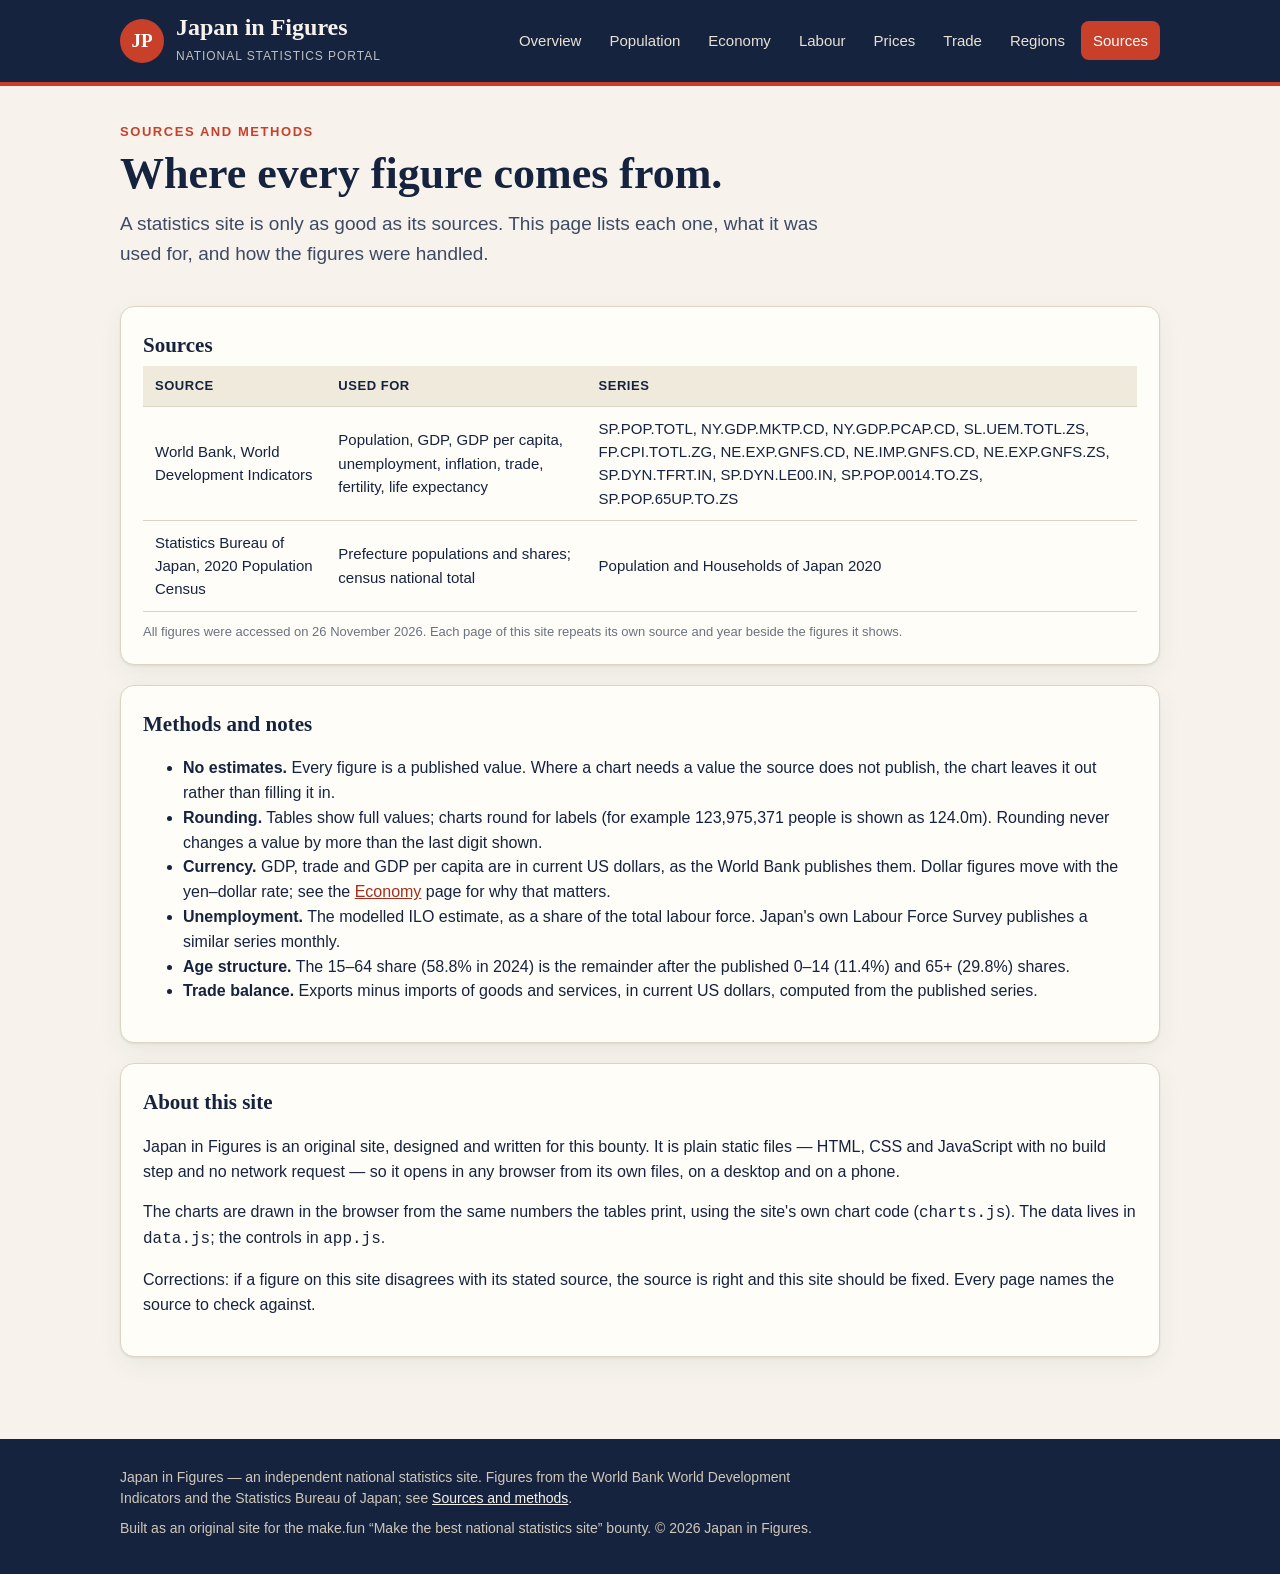
<file: app/sources.html>
<!DOCTYPE html>
<html lang="en">
<head>
<meta charset="utf-8">
<meta name="viewport" content="width=device-width, initial-scale=1">
<title>Sources and methods — Japan in Figures</title>
<meta name="description" content="Where every figure on Japan in Figures comes from, and how the site is built.">
<link rel="stylesheet" href="style.css">
</head>
<body>
<header class="site-header">
  <div class="wrap">
    <a class="brand" href="index.html">
      <span class="brand-mark" aria-hidden="true">JP</span>
      <span>
        <span class="brand-name">Japan in Figures</span><br>
        <span class="brand-tag">National Statistics Portal</span>
      </span>
    </a>
    <button class="nav-toggle" id="nav-toggle" aria-expanded="false" aria-controls="site-nav">Menu</button>
    <nav class="site-nav" id="site-nav" aria-label="Sections">
      <ul>
        <li><a href="index.html">Overview</a></li>
        <li><a href="population.html">Population</a></li>
        <li><a href="economy.html">Economy</a></li>
        <li><a href="labour.html">Labour</a></li>
        <li><a href="prices.html">Prices</a></li>
        <li><a href="trade.html">Trade</a></li>
        <li><a href="regions.html">Regions</a></li>
        <li><a href="sources.html">Sources</a></li>
      </ul>
    </nav>
  </div>
</header>

<main>
  <div class="wrap">
    <section class="hero">
      <p class="eyebrow">Sources and methods</p>
      <h1>Where every figure comes from.</h1>
      <p class="lede">A statistics site is only as good as its sources. This page lists each
      one, what it was used for, and how the figures were handled.</p>
    </section>

    <section class="section">
      <article class="card">
        <h3>Sources</h3>
        <div class="table-scroll">
          <table>
            <thead>
              <tr><th>Source</th><th>Used for</th><th>Series</th></tr>
            </thead>
            <tbody>
              <tr>
                <td>World Bank, World Development Indicators</td>
                <td>Population, GDP, GDP per capita, unemployment, inflation, trade, fertility, life expectancy</td>
                <td>SP.POP.TOTL, NY.GDP.MKTP.CD, NY.GDP.PCAP.CD, SL.UEM.TOTL.ZS, FP.CPI.TOTL.ZG, NE.EXP.GNFS.CD, NE.IMP.GNFS.CD, NE.EXP.GNFS.ZS, SP.DYN.TFRT.IN, SP.DYN.LE00.IN, SP.POP.0014.TO.ZS, SP.POP.65UP.TO.ZS</td>
              </tr>
              <tr>
                <td>Statistics Bureau of Japan, 2020 Population Census</td>
                <td>Prefecture populations and shares; census national total</td>
                <td>Population and Households of Japan 2020</td>
              </tr>
            </tbody>
          </table>
        </div>
        <p class="source-note">All figures were accessed on 26 November 2026. Each page of this
        site repeats its own source and year beside the figures it shows.</p>
      </article>

      <article class="card">
        <h3>Methods and notes</h3>
        <ul>
          <li><strong>No estimates.</strong> Every figure is a published value. Where a
          chart needs a value the source does not publish, the chart leaves it
          out rather than filling it in.</li>
          <li><strong>Rounding.</strong> Tables show full values; charts round for
          labels (for example 123,975,371 people is shown as 124.0m). Rounding
          never changes a value by more than the last digit shown.</li>
          <li><strong>Currency.</strong> GDP, trade and GDP per capita are in current
          US dollars, as the World Bank publishes them. Dollar figures move with
          the yen–dollar rate; see the <a href="economy.html">Economy</a> page
          for why that matters.</li>
          <li><strong>Unemployment.</strong> The modelled ILO estimate, as a share of
          the total labour force. Japan's own Labour Force Survey publishes a
          similar series monthly.</li>
          <li><strong>Age structure.</strong> The 15–64 share (58.8% in 2024) is the
          remainder after the published 0–14 (11.4%) and 65+ (29.8%) shares.</li>
          <li><strong>Trade balance.</strong> Exports minus imports of goods and
          services, in current US dollars, computed from the published series.</li>
        </ul>
      </article>

      <article class="card">
        <h3>About this site</h3>
        <p>Japan in Figures is an original site, designed and written for this
        bounty. It is plain static files — HTML, CSS and JavaScript with no
        build step and no network request — so it opens in any browser from its
        own files, on a desktop and on a phone.</p>
        <p>The charts are drawn in the browser from the same numbers the tables
        print, using the site's own chart code (<code>charts.js</code>). The
        data lives in <code>data.js</code>; the controls in <code>app.js</code>.</p>
        <p>Corrections: if a figure on this site disagrees with its stated source,
        the source is right and this site should be fixed. Every page names the
        source to check against.</p>
      </article>
    </section>
  </div>
</main>

<footer class="site-footer">
  <div class="wrap">
    <p>Japan in Figures — an independent national statistics site. Figures from the
    World Bank World Development Indicators and the Statistics Bureau of Japan;
    see <a href="sources.html">Sources and methods</a>.</p>
    <p>Built as an original site for the make.fun “Make the best national statistics
    site” bounty. © <span id="footer-year">2026</span> Japan in Figures.</p>
  </div>
</footer>

<script type="module" src="app.js"></script>
</body>
</html>
</file>
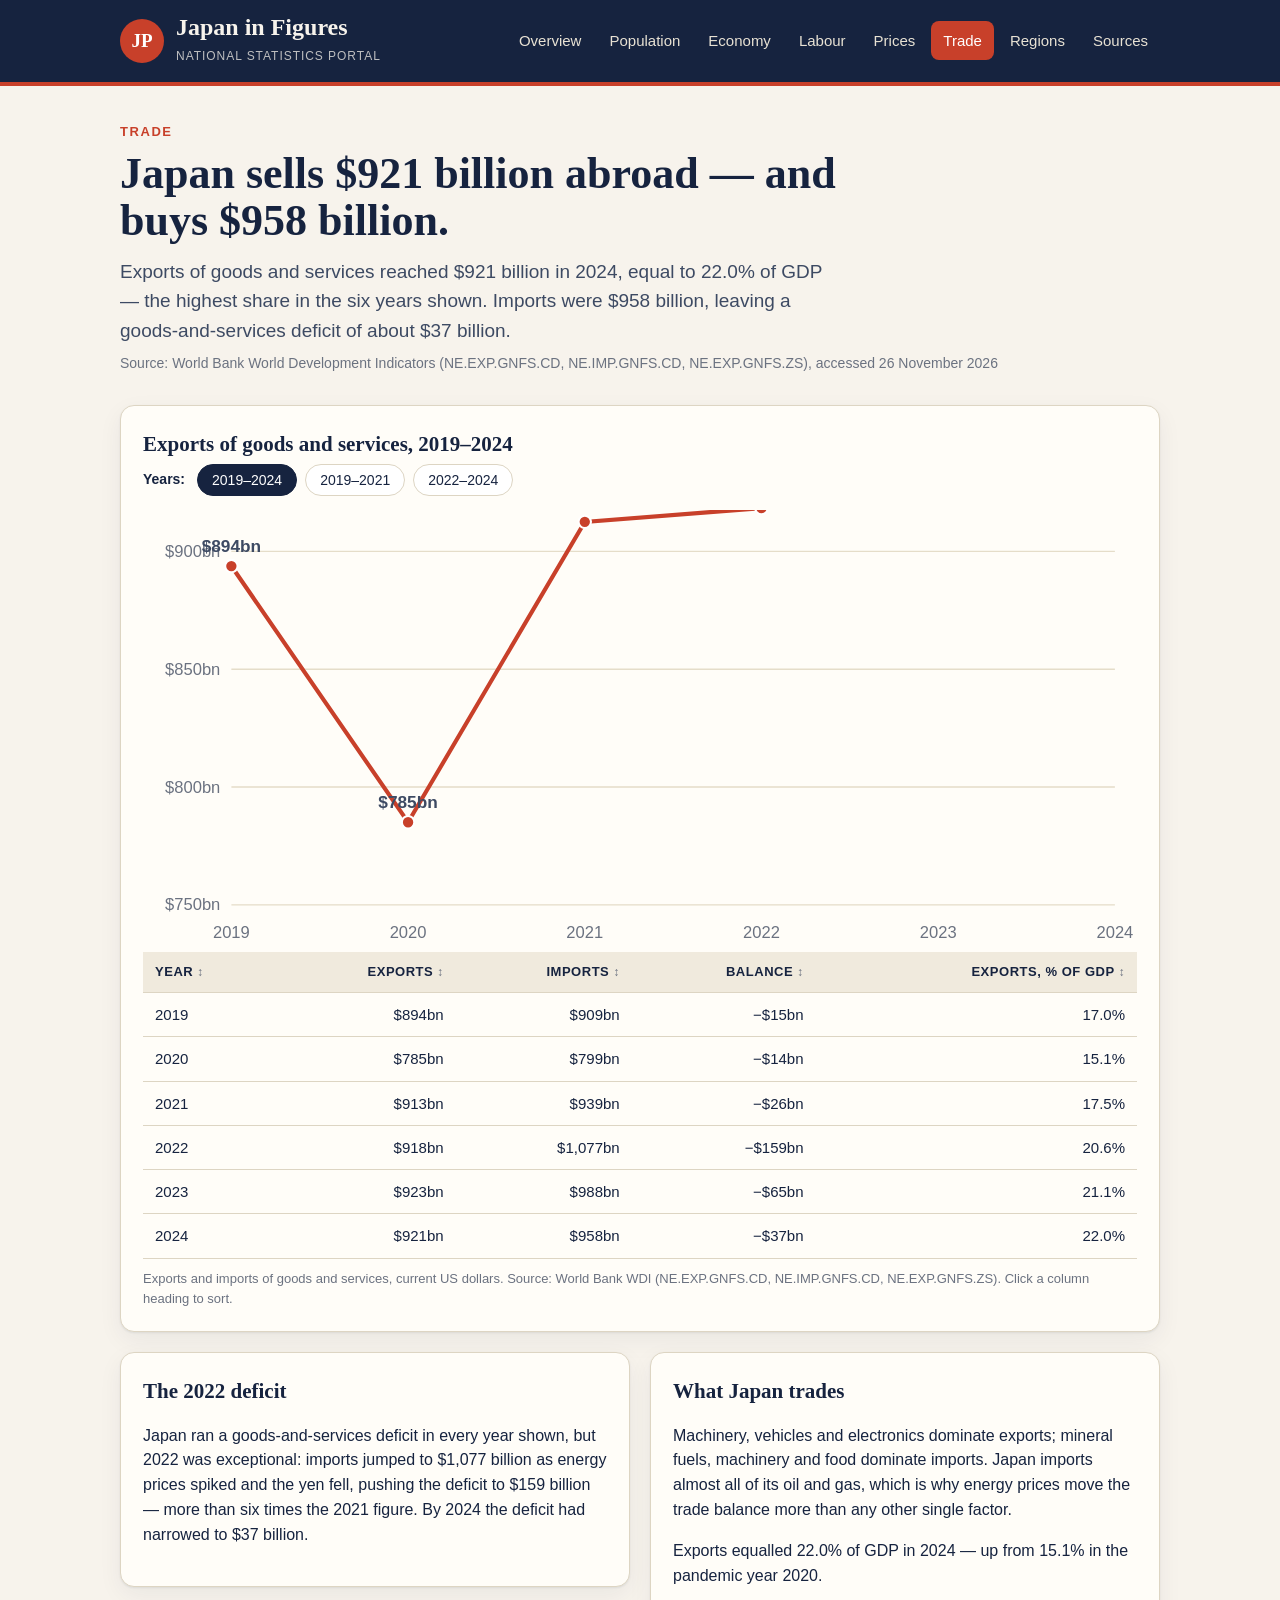
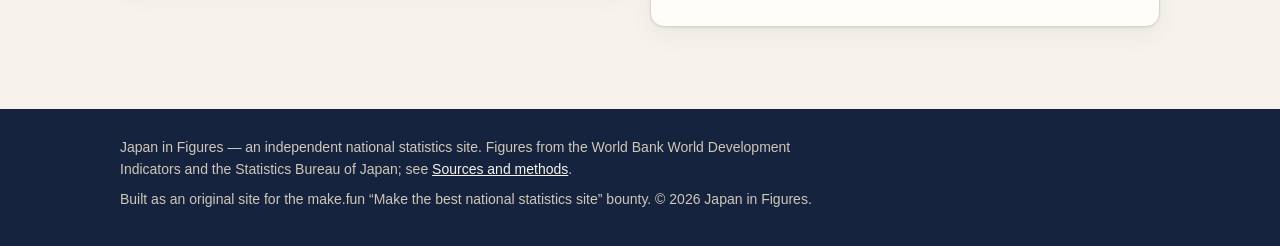
<file: app/trade.html>
<!DOCTYPE html>
<html lang="en">
<head>
<meta charset="utf-8">
<meta name="viewport" content="width=device-width, initial-scale=1">
<title>Trade — Japan in Figures</title>
<meta name="description" content="Japan's exports and imports of goods and services 2019–2024, with sources.">
<link rel="stylesheet" href="style.css">
</head>
<body>
<header class="site-header">
  <div class="wrap">
    <a class="brand" href="index.html">
      <span class="brand-mark" aria-hidden="true">JP</span>
      <span>
        <span class="brand-name">Japan in Figures</span><br>
        <span class="brand-tag">National Statistics Portal</span>
      </span>
    </a>
    <button class="nav-toggle" id="nav-toggle" aria-expanded="false" aria-controls="site-nav">Menu</button>
    <nav class="site-nav" id="site-nav" aria-label="Sections">
      <ul>
        <li><a href="index.html">Overview</a></li>
        <li><a href="population.html">Population</a></li>
        <li><a href="economy.html">Economy</a></li>
        <li><a href="labour.html">Labour</a></li>
        <li><a href="prices.html">Prices</a></li>
        <li><a href="trade.html">Trade</a></li>
        <li><a href="regions.html">Regions</a></li>
        <li><a href="sources.html">Sources</a></li>
      </ul>
    </nav>
  </div>
</header>

<main>
  <div class="wrap">
    <section class="hero">
      <p class="eyebrow">Trade</p>
      <h1>Japan sells $921 billion abroad — and buys $958 billion.</h1>
      <p class="lede">Exports of goods and services reached $921 billion in 2024, equal to
      22.0% of GDP — the highest share in the six years shown. Imports were
      $958 billion, leaving a goods-and-services deficit of about $37 billion.</p>
      <p class="updated">Source: World Bank World Development Indicators (NE.EXP.GNFS.CD, NE.IMP.GNFS.CD, NE.EXP.GNFS.ZS), accessed 26 November 2026</p>
    </section>

    <section class="section">
      <article class="card">
        <h3>Exports of goods and services, 2019–2024</h3>
        <div class="controls" data-range-group data-chart="trade-chart" data-series="exports" data-kind="line">
          <span class="controls-label">Years:</span>
          <button class="chip" type="button" data-from="2019" data-to="2024" aria-pressed="true">2019–2024</button>
          <button class="chip" type="button" data-from="2019" data-to="2021" aria-pressed="false">2019–2021</button>
          <button class="chip" type="button" data-from="2022" data-to="2024" aria-pressed="false">2022–2024</button>
        </div>
        <div class="chart" id="trade-chart" role="img" aria-label="Exports of goods and services, 2019 to 2024"></div>
        <div class="table-scroll">
          <table data-sortable>
            <thead>
              <tr><th data-sort="0" data-type="number">Year</th><th class="number" data-sort="1" data-type="number">Exports</th><th class="number" data-sort="2" data-type="number">Imports</th><th class="number" data-sort="3" data-type="number">Balance</th><th class="number" data-sort="4" data-type="number">Exports, % of GDP</th></tr>
            </thead>
            <tbody>
              <tr><td>2019</td><td class="number">$894bn</td><td class="number">$909bn</td><td class="number">−$15bn</td><td class="number">17.0%</td></tr>
              <tr><td>2020</td><td class="number">$785bn</td><td class="number">$799bn</td><td class="number">−$14bn</td><td class="number">15.1%</td></tr>
              <tr><td>2021</td><td class="number">$913bn</td><td class="number">$939bn</td><td class="number">−$26bn</td><td class="number">17.5%</td></tr>
              <tr><td>2022</td><td class="number">$918bn</td><td class="number">$1,077bn</td><td class="number">−$159bn</td><td class="number">20.6%</td></tr>
              <tr><td>2023</td><td class="number">$923bn</td><td class="number">$988bn</td><td class="number">−$65bn</td><td class="number">21.1%</td></tr>
              <tr><td>2024</td><td class="number">$921bn</td><td class="number">$958bn</td><td class="number">−$37bn</td><td class="number">22.0%</td></tr>
            </tbody>
          </table>
        </div>
        <p class="source-note">Exports and imports of goods and services, current US dollars.
        Source: World Bank WDI (NE.EXP.GNFS.CD, NE.IMP.GNFS.CD, NE.EXP.GNFS.ZS).
        Click a column heading to sort.</p>
      </article>

      <div class="two-col">
        <article class="card">
          <h3>The 2022 deficit</h3>
          <p>Japan ran a goods-and-services deficit in every year shown, but 2022
          was exceptional: imports jumped to $1,077 billion as energy prices
          spiked and the yen fell, pushing the deficit to $159 billion — more
          than six times the 2021 figure. By 2024 the deficit had narrowed to
          $37 billion.</p>
        </article>
        <article class="card">
          <h3>What Japan trades</h3>
          <p>Machinery, vehicles and electronics dominate exports; mineral fuels,
          machinery and food dominate imports. Japan imports almost all of its
          oil and gas, which is why energy prices move the trade balance more
          than any other single factor.</p>
          <p>Exports equalled 22.0% of GDP in 2024 — up from 15.1% in the
          pandemic year 2020.</p>
        </article>
      </div>
    </section>
  </div>
</main>

<footer class="site-footer">
  <div class="wrap">
    <p>Japan in Figures — an independent national statistics site. Figures from the
    World Bank World Development Indicators and the Statistics Bureau of Japan;
    see <a href="sources.html">Sources and methods</a>.</p>
    <p>Built as an original site for the make.fun “Make the best national statistics
    site” bounty. © <span id="footer-year">2026</span> Japan in Figures.</p>
  </div>
</footer>

<script type="module" src="app.js"></script>
</body>
</html>
</file>
<file: app/style.css>
/* Japan in Figures — an original editorial design.
   Paper background, ink navy, a vermilion accent, serif display type.
   No web fonts: everything renders offline from system faces. */

:root {
  --paper: #f7f3ec;
  --card: #fffdf8;
  --ink: #16233f;
  --ink-soft: #3d4a63;
  --muted: #6b7280;
  --line: #ddd5c3;
  --accent: #c8402a;
  --accent-dark: #a32e1d;
  --gold: #d9a441;
  --teal: #2e7d6b;
  --radius: 14px;
  --shadow: 0 1px 2px rgba(22, 35, 63, 0.08), 0 8px 24px rgba(22, 35, 63, 0.06);
}

* { box-sizing: border-box; }

html { scroll-behavior: smooth; }

body {
  margin: 0;
  background: var(--paper);
  color: var(--ink);
  font-family: -apple-system, BlinkMacSystemFont, "Segoe UI", Roboto, "Helvetica Neue", Arial, sans-serif;
  font-size: 16px;
  line-height: 1.55;
}

a { color: var(--accent-dark); }
a:hover { text-decoration-thickness: 2px; }

.wrap { max-width: 1080px; margin: 0 auto; padding: 0 20px; }

/* --- Header --- */
.site-header {
  background: var(--ink);
  color: #f7f3ec;
  border-bottom: 4px solid var(--accent);
}
.site-header .wrap {
  display: flex;
  align-items: center;
  gap: 16px;
  flex-wrap: wrap;
  padding-top: 14px;
  padding-bottom: 14px;
}
.brand {
  display: flex;
  align-items: center;
  gap: 12px;
  color: #f7f3ec;
  text-decoration: none;
  margin-right: auto;
}
.brand-mark {
  width: 44px;
  height: 44px;
  border-radius: 50%;
  background: var(--accent);
  color: #fff;
  display: grid;
  place-items: center;
  font-family: Georgia, "Times New Roman", serif;
  font-weight: 700;
  font-size: 19px;
  flex: none;
}
.brand-name {
  font-family: Georgia, "Times New Roman", serif;
  font-size: 24px;
  font-weight: 700;
  line-height: 1.1;
}
.brand-tag { font-size: 12px; letter-spacing: 0.08em; text-transform: uppercase; opacity: 0.75; }

.nav-toggle {
  display: none;
  background: transparent;
  border: 1px solid rgba(247, 243, 236, 0.5);
  color: #f7f3ec;
  border-radius: 8px;
  padding: 8px 12px;
  font-size: 15px;
  cursor: pointer;
}
.site-nav ul {
  display: flex;
  gap: 4px;
  list-style: none;
  margin: 0;
  padding: 0;
  flex-wrap: wrap;
}
.site-nav a {
  display: block;
  padding: 8px 12px;
  border-radius: 8px;
  color: #e8e2d4;
  text-decoration: none;
  font-size: 15px;
}
.site-nav a:hover { background: rgba(247, 243, 236, 0.12); color: #fff; }
.site-nav a[aria-current="page"] { background: var(--accent); color: #fff; }

/* --- Hero --- */
.hero { padding: 36px 0 8px; }
.eyebrow {
  margin: 0 0 8px;
  font-size: 13px;
  font-weight: 700;
  letter-spacing: 0.12em;
  text-transform: uppercase;
  color: var(--accent);
}
.hero h1 {
  font-family: Georgia, "Times New Roman", serif;
  font-size: 44px;
  line-height: 1.08;
  margin: 0 0 12px;
  max-width: 720px;
}
.lede { font-size: 19px; color: var(--ink-soft); max-width: 720px; margin: 0 0 8px; }
.updated { font-size: 14px; color: var(--muted); margin: 0; }

/* --- Cards and sections --- */
.section { padding: 22px 0; }
.section h2 {
  font-family: Georgia, "Times New Roman", serif;
  font-size: 28px;
  margin: 0 0 6px;
}
.section-intro { color: var(--ink-soft); margin: 0 0 18px; max-width: 720px; }

.kpi-grid {
  display: grid;
  grid-template-columns: repeat(3, 1fr);
  gap: 16px;
  margin: 24px 0;
}
.kpi {
  background: var(--card);
  border: 1px solid var(--line);
  border-radius: var(--radius);
  padding: 18px 20px;
  box-shadow: var(--shadow);
}
.kpi-label { font-size: 13px; font-weight: 700; letter-spacing: 0.06em; text-transform: uppercase; color: var(--muted); }
.kpi-value { font-family: Georgia, "Times New Roman", serif; font-size: 36px; font-weight: 700; margin: 4px 0 2px; }
.kpi-note { font-size: 14px; color: var(--ink-soft); margin: 0; }
.kpi-source { font-size: 12px; color: var(--muted); margin: 6px 0 0; }

.card {
  background: var(--card);
  border: 1px solid var(--line);
  border-radius: var(--radius);
  padding: 22px;
  box-shadow: var(--shadow);
  margin-bottom: 20px;
}
.card h3 { font-family: Georgia, "Times New Roman", serif; font-size: 21px; margin: 0 0 4px; }
.card .source-note { font-size: 13px; color: var(--muted); margin: 10px 0 0; }

.two-col { display: grid; grid-template-columns: 1fr 1fr; gap: 20px; align-items: start; }
.two-col-wide { display: grid; grid-template-columns: 1.6fr 1fr; gap: 20px; align-items: start; }

/* --- Controls --- */
.controls { display: flex; gap: 8px; flex-wrap: wrap; margin: 0 0 14px; align-items: center; }
.controls .controls-label { font-size: 14px; font-weight: 700; margin-right: 4px; }
.chip {
  border: 1px solid var(--line);
  background: #fff;
  color: var(--ink);
  border-radius: 999px;
  padding: 7px 14px;
  font-size: 14px;
  cursor: pointer;
}
.chip:hover { border-color: var(--accent); }
.chip[aria-pressed="true"] { background: var(--ink); color: #fff; border-color: var(--ink); }

.filter-box {
  display: flex;
  gap: 10px;
  align-items: center;
  flex-wrap: wrap;
  margin-bottom: 12px;
}
.filter-box label { font-weight: 700; font-size: 14px; }
.filter-box input {
  border: 1px solid var(--line);
  border-radius: 8px;
  padding: 9px 12px;
  font-size: 15px;
  min-width: 220px;
  background: #fff;
  color: var(--ink);
}
.filter-count { font-size: 14px; color: var(--muted); }

/* --- Tabs --- */
.tabs [role="tablist"] { display: flex; gap: 8px; flex-wrap: wrap; margin-bottom: 16px; }
.tab {
  border: 1px solid var(--line);
  background: #fff;
  border-radius: 999px;
  padding: 8px 16px;
  font-size: 15px;
  cursor: pointer;
  color: var(--ink);
}
.tab[aria-selected="true"] { background: var(--accent); border-color: var(--accent); color: #fff; }

/* --- Charts --- */
.chart { width: 100%; }
.chart svg { width: 100%; height: auto; display: block; }
.chart-line { stroke: var(--accent); stroke-width: 3; }
.chart-point { fill: var(--accent); stroke: #fff; stroke-width: 1.5; }
.chart-bar { fill: var(--ink); }
.chart-bar-negative { fill: var(--accent); }
.grid-line { stroke: #e5ddc9; stroke-width: 1; }
.axis-label { font-size: 12px; fill: var(--muted); font-family: inherit; }
.point-label { font-size: 12.5px; fill: var(--ink-soft); font-weight: 600; font-family: inherit; }
.donut-label { font-size: 15px; fill: #fff; font-weight: 700; font-family: inherit; }
.donut-centre { font-size: 26px; font-weight: 700; fill: var(--ink); font-family: Georgia, serif; }
.donut-centre-small { font-size: 13px; fill: var(--muted); font-family: inherit; }
.legend { display: flex; gap: 18px; flex-wrap: wrap; margin: 12px 0 0; padding: 0; list-style: none; font-size: 14px; }
.legend .swatch { display: inline-block; width: 12px; height: 12px; border-radius: 3px; margin-right: 6px; vertical-align: -1px; }

/* --- Tables --- */
table { width: 100%; border-collapse: collapse; font-size: 15px; }
th, td { text-align: left; padding: 10px 12px; border-bottom: 1px solid var(--line); }
thead th { background: #f0eadd; font-size: 13px; letter-spacing: 0.04em; text-transform: uppercase; }
tbody tr:hover { background: #faf6ee; }
td.number, th.number { text-align: right; font-variant-numeric: tabular-nums; }
th[data-sort] { cursor: pointer; }
th[data-sort]:hover { color: var(--accent-dark); }
th[data-sort]::after { content: " ↕"; color: var(--muted); font-size: 12px; }
th[aria-sort="ascending"]::after { content: " ↑"; color: var(--accent); }
th[aria-sort="descending"]::after { content: " ↓"; color: var(--accent); }
.table-scroll { overflow-x: auto; }

/* --- Lists --- */
.link-list { list-style: none; margin: 0; padding: 0; display: grid; gap: 10px; }
.link-list a {
  display: flex;
  justify-content: space-between;
  gap: 12px;
  background: var(--card);
  border: 1px solid var(--line);
  border-radius: 10px;
  padding: 14px 16px;
  text-decoration: none;
  color: var(--ink);
  box-shadow: var(--shadow);
}
.link-list a:hover { border-color: var(--accent); }
.link-list .link-title { font-weight: 700; }
.link-list .link-desc { color: var(--muted); font-size: 14px; }
.link-list .link-arrow { color: var(--accent); font-weight: 700; }

.release-list { list-style: none; margin: 0; padding: 0; display: grid; gap: 0; }
.release-list li { padding: 14px 0; border-bottom: 1px solid var(--line); }
.release-list li:last-child { border-bottom: 0; }
.release-date {
  display: inline-block;
  font-size: 12px;
  font-weight: 700;
  letter-spacing: 0.06em;
  background: #f0eadd;
  border-radius: 6px;
  padding: 2px 8px;
  margin-bottom: 4px;
}
.release-title { font-weight: 700; margin: 0 0 2px; }
.release-detail { color: var(--ink-soft); margin: 0; font-size: 15px; }

.note {
  background: #fdf6e3;
  border: 1px solid #ecd9a0;
  border-left: 4px solid var(--gold);
  border-radius: 10px;
  padding: 14px 16px;
  font-size: 15px;
}
.note p { margin: 0; }
.source-note { font-size: 13px; color: var(--muted); }

/* --- Footer --- */
.site-footer {
  background: var(--ink);
  color: #cfc8b8;
  margin-top: 40px;
  padding: 28px 0;
  font-size: 14px;
}
.site-footer a { color: #f7f3ec; }
.site-footer p { margin: 0 0 8px; max-width: 720px; }

/* --- Phone layout --- */
@media (max-width: 760px) {
  .hero h1 { font-size: 32px; }
  .lede { font-size: 17px; }
  .kpi-grid { grid-template-columns: 1fr 1fr; }
  .two-col, .two-col-wide { grid-template-columns: 1fr; }
  .nav-toggle { display: block; }
  .site-nav { display: none; width: 100%; }
  .site-nav.open { display: block; }
  .site-nav ul { flex-direction: column; }
  .site-nav a { padding: 10px 12px; }
  .card { padding: 16px; }
  .kpi-value { font-size: 28px; }
}
@media (max-width: 480px) {
  .kpi-grid { grid-template-columns: 1fr; }
}
</file>
